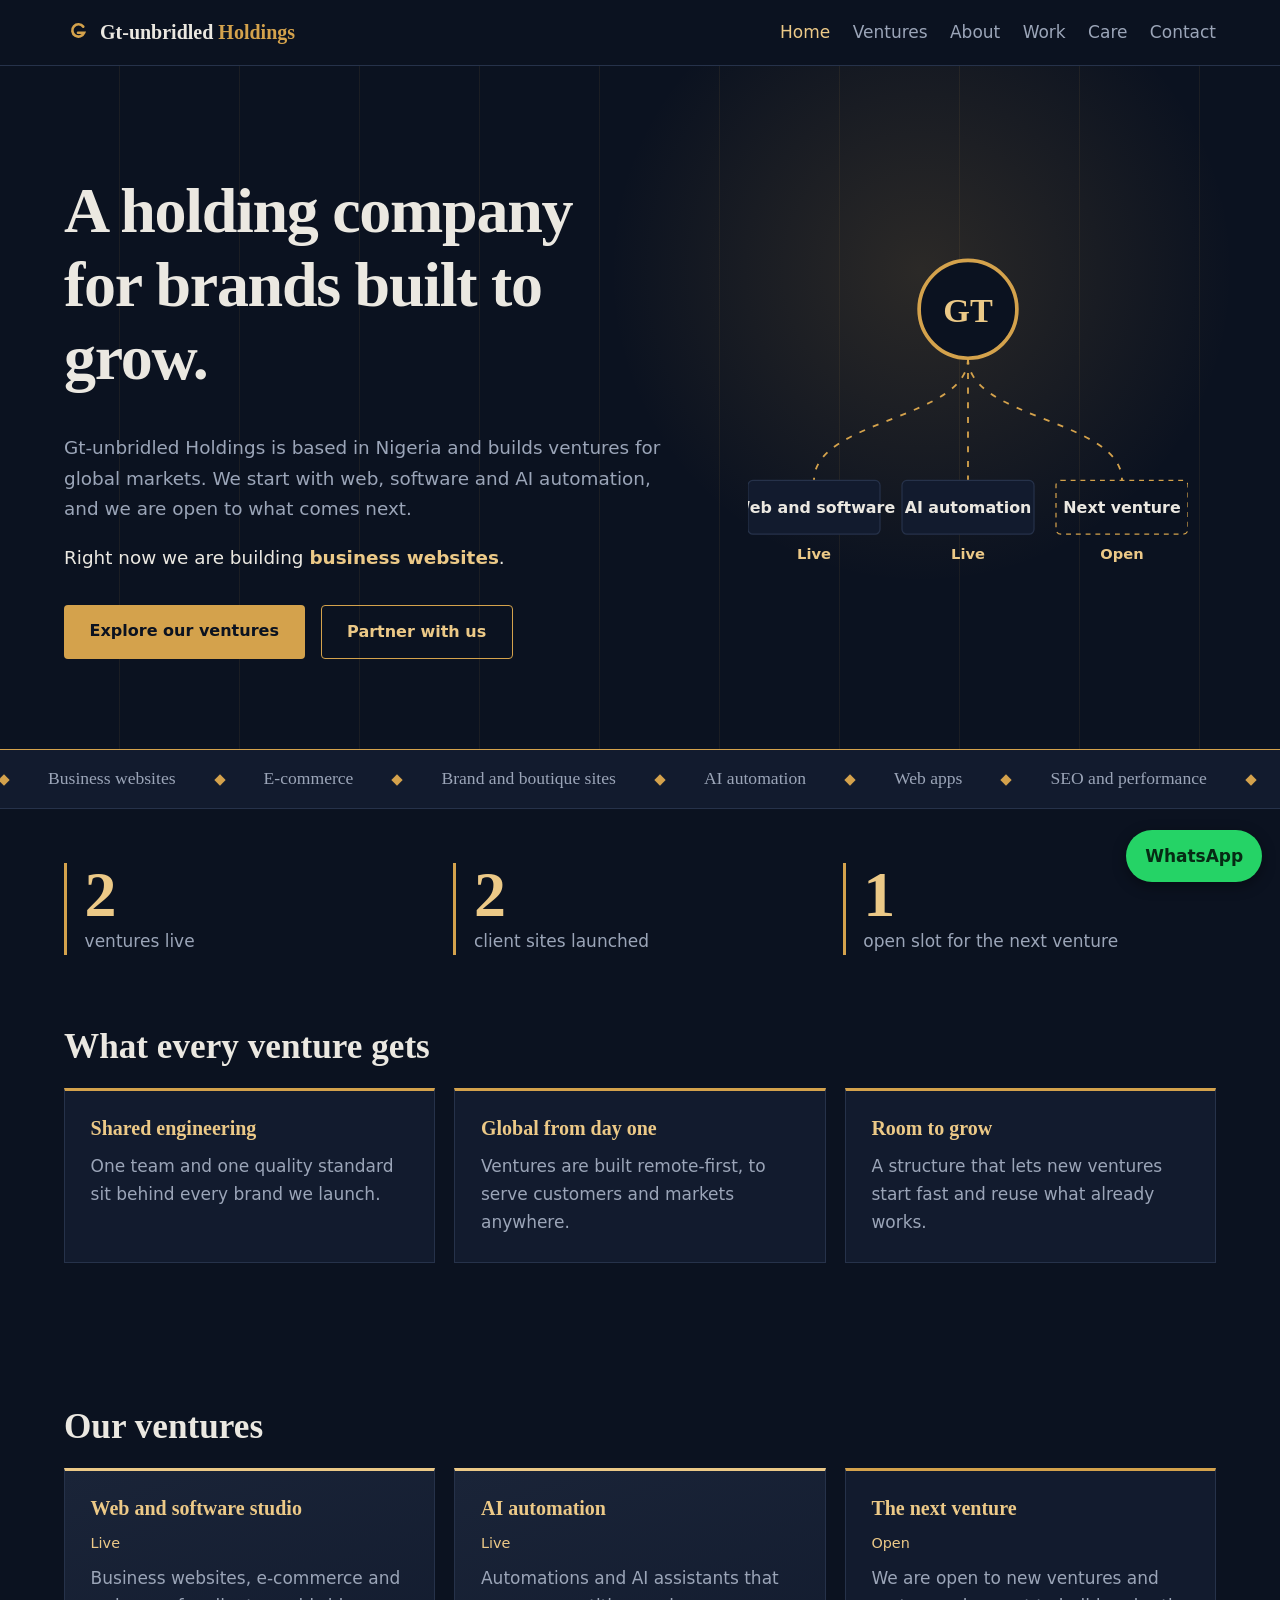
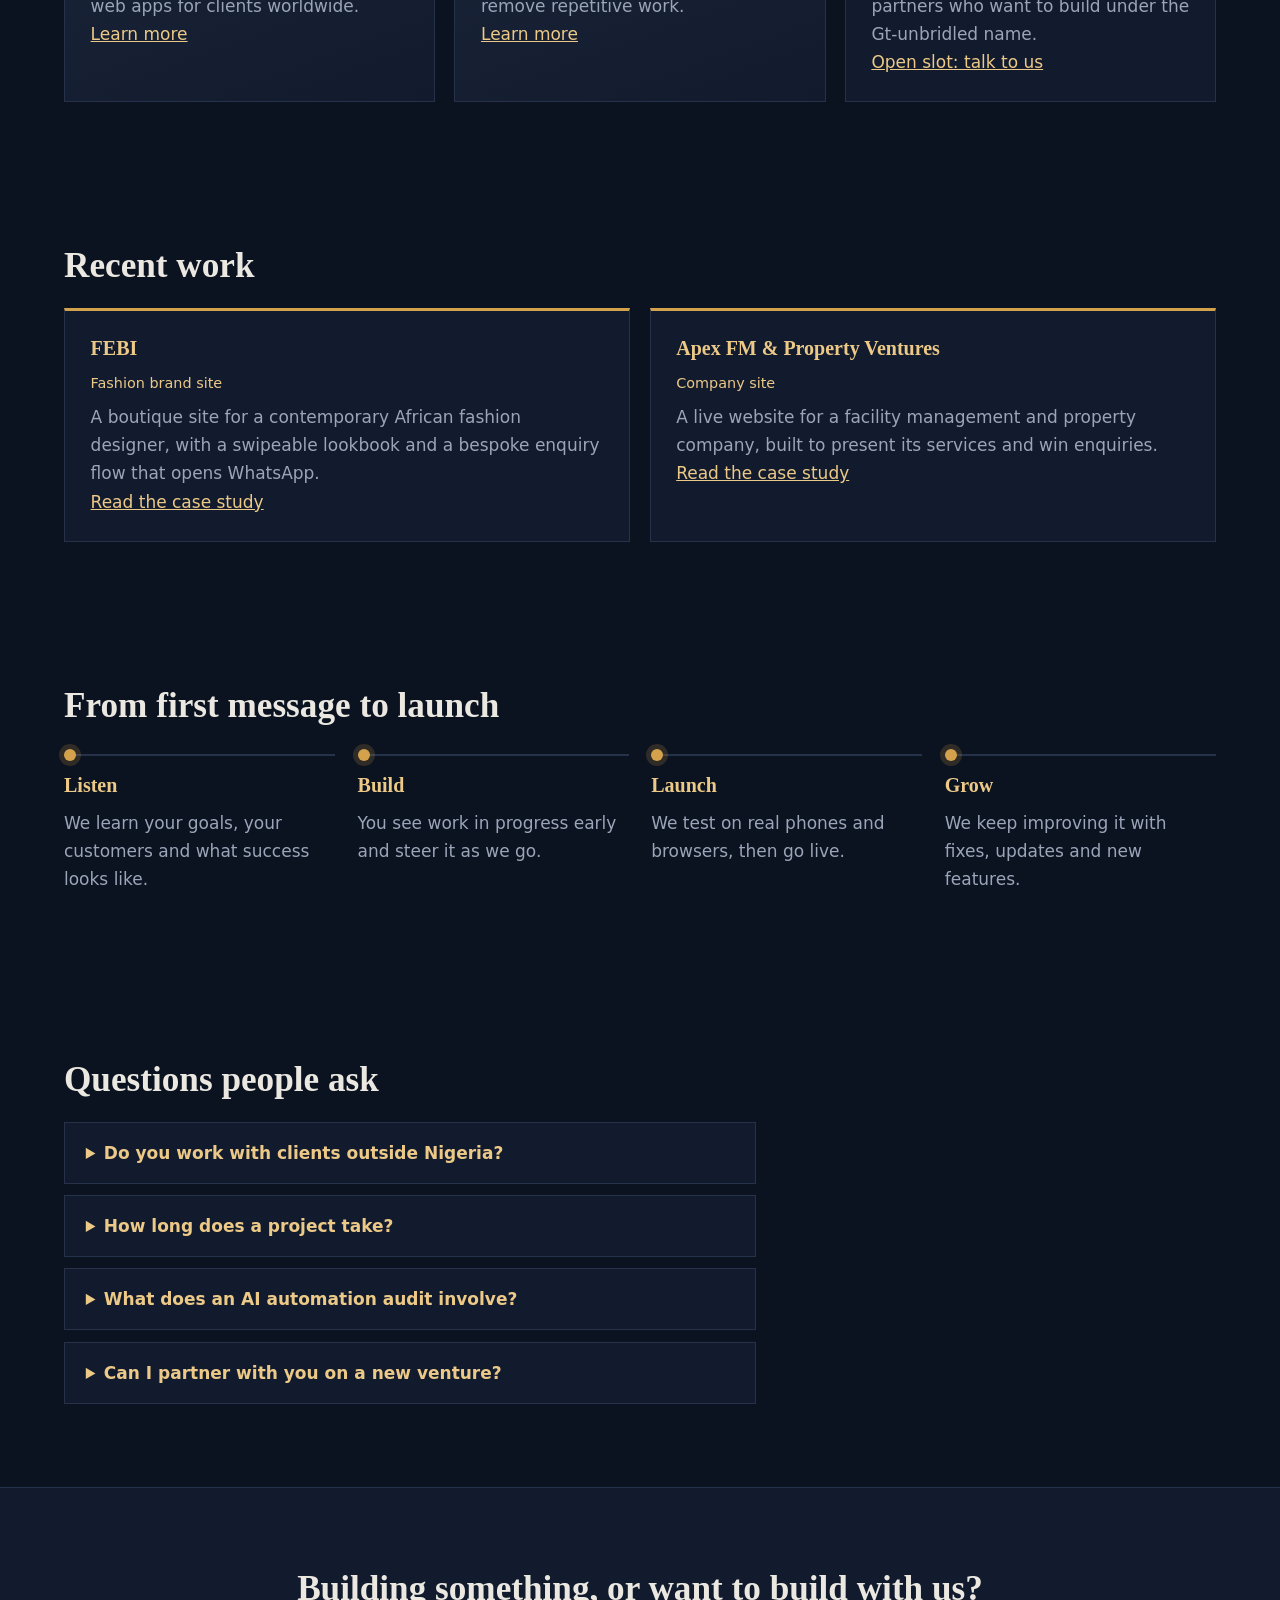
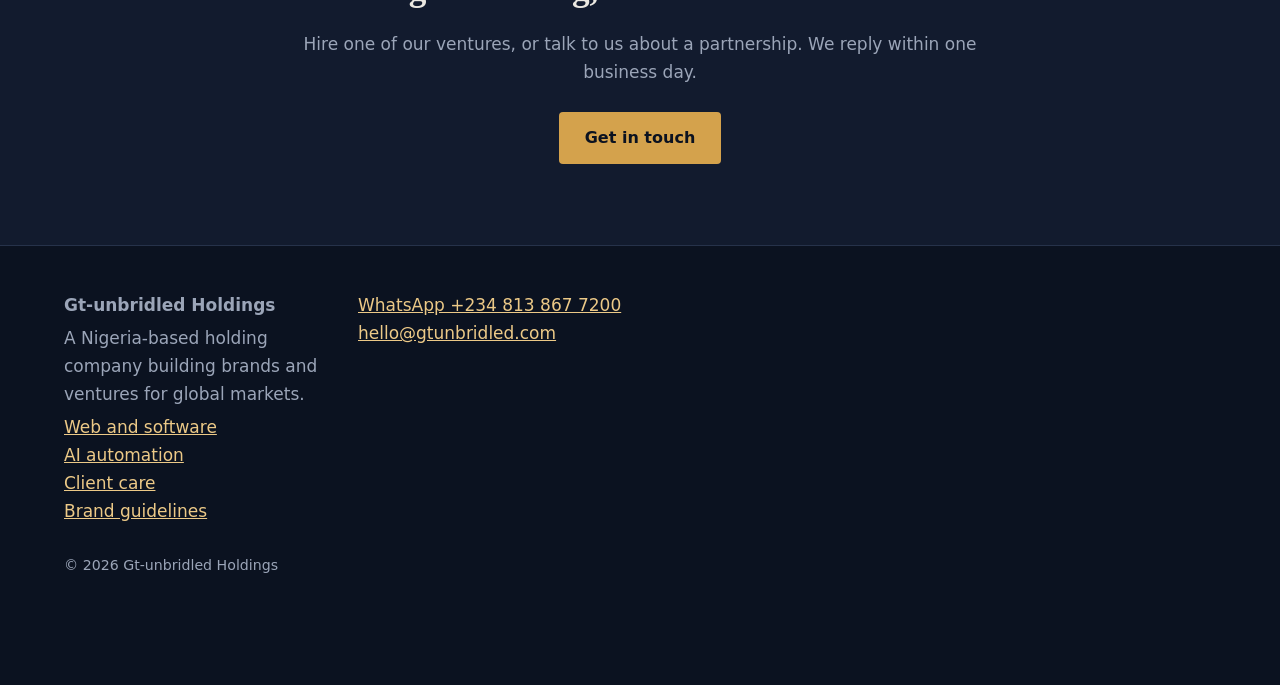
<file: index.html>
<!DOCTYPE html>
<html lang="en"><head><meta charset="utf-8"><meta name="viewport" content="width=device-width,initial-scale=1"><meta http-equiv="Content-Security-Policy" content="default-src 'self'; script-src 'self'; style-src 'self' 'unsafe-inline' https://fonts.googleapis.com; font-src https://fonts.gstatic.com; img-src 'self' data:; connect-src https://formspree.io; form-action https://formspree.io; base-uri 'self'">
<title>Gt-unbridled Holdings | Holding Company Building Brands and Ventures</title><meta name="description" content="Gt-unbridled Holdings is a Nigeria-based holding company building brands and ventures for global markets, starting with web, software and AI automation."><meta name="robots" content="index,follow">
<link rel="canonical" href="https://gtunbridled.com/">
<meta property="og:type" content="website"><meta property="og:site_name" content="Gt-unbridled Holdings"><meta property="og:title" content="Gt-unbridled Holdings | Holding Company Building Brands and Ventures"><meta property="og:description" content="Gt-unbridled Holdings is a Nigeria-based holding company building brands and ventures for global markets, starting with web, software and AI automation."><meta property="og:url" content="https://gtunbridled.com/index.html"><meta property="og:image" content="https://gtunbridled.com/og-image.png"><meta name="twitter:card" content="summary_large_image"><meta name="theme-color" content="#0b1220"><link rel="manifest" href="manifest.webmanifest">
<link rel="icon" href="favicon.svg" type="image/svg+xml">
<link rel="preconnect" href="https://fonts.googleapis.com"><link rel="preconnect" href="https://fonts.gstatic.com" crossorigin>
<link rel="stylesheet" href="https://fonts.googleapis.com/css2?family=Fraunces:opsz,wght@9..144,600;9..144,800&display=swap">
<link rel="stylesheet" href="style.css">
<script type="application/ld+json">{"@context":"https://schema.org","@type":"Organization","logo":"https://gtunbridled.com/logo-mark.svg","name":"Gt-unbridled Holdings","url":"https://gtunbridled.com/","description":"Nigeria-based holding company building brands and ventures, starting with web, software and AI automation, serving clients worldwide.","areaServed":"Worldwide","telephone":"+234 813 867 7200","email":"hello@gtunbridled.com","address":{"@type":"PostalAddress","addressCountry":"NG"}}</script></head>
<body><div class="bar" id="bar"></div><a class="skip" href="#m">Skip to content</a><header class="top"><a class="brand" href="index.html"><svg class="lg" viewBox="0 0 64 64" aria-hidden="true"><path d="M44 22a14 14 0 1 0 2 14H32" fill="none" stroke="#d4a24c" stroke-width="6" stroke-linecap="round"/></svg>Gt-unbridled <span>Holdings</span></a>
<button class="menu" aria-label="Menu" aria-expanded="false">Menu</button><nav><a href="index.html" aria-current=page>Home</a><a href="ventures.html">Ventures</a><a href="about.html">About</a><a href="work.html">Work</a><a href="care.html">Care</a><a href="contact.html">Contact</a></nav></header>
<main id="m"><section class="hero"><div><h1>A holding company for brands built to grow.</h1><p>Gt-unbridled Holdings is based in Nigeria and builds ventures for global markets. We start with web, software and AI automation, and we are open to what comes next.</p><p class="rot">Right now we are building <b id="rot">business websites</b>.</p><div class="row"><a class="btn" href="ventures.html">Explore our ventures</a><a class="btn ghost" href="contact.html">Partner with us</a></div></div><svg class="flow" viewBox="0 0 360 296" role="img" aria-label="Diagram: Gt-unbridled Holdings at the top, with two live ventures, web and software and AI automation, and one open slot for the next venture"><path class="ln" d="M180 100 C180 150 54 150 54 200"/><path class="ln" d="M180 100 L180 200"/><path class="ln" d="M180 100 C180 150 306 150 306 200"/><rect class="nd" x="0" y="200" width="108" height="44" rx="4"/><text x="54" y="227" text-anchor="middle">Web and software</text><text class="st" x="54" y="264" text-anchor="middle">Live</text><rect class="nd" x="126" y="200" width="108" height="44" rx="4"/><text x="180" y="227" text-anchor="middle">AI automation</text><text class="st" x="180" y="264" text-anchor="middle">Live</text><rect class="nd open" x="252" y="200" width="108" height="44" rx="4"/><text x="306" y="227" text-anchor="middle">Next venture</text><text class="st" x="306" y="264" text-anchor="middle">Open</text><circle class="pulse" cx="180" cy="60" r="40"/><circle class="core" cx="180" cy="60" r="40"/><text class="ai" x="180" y="70" text-anchor="middle">GT</text></svg></section><div class="mq" aria-hidden="true"><div class="mt"><span>Business websites</span><span>E-commerce</span><span>Brand and boutique sites</span><span>AI automation</span><span>Web apps</span><span>SEO and performance</span><span>Integrations</span><span>Partnerships</span><span>Business websites</span><span>E-commerce</span><span>Brand and boutique sites</span><span>AI automation</span><span>Web apps</span><span>SEO and performance</span><span>Integrations</span><span>Partnerships</span></div></div>
<section class="stats"><div><b data-n="2">2</b><span>ventures live</span></div><div><b data-n="2">2</b><span>client sites launched</span></div><div><b data-n="1">1</b><span>open slot for the next venture</span></div></section><section class="wrap"><h2>What every venture gets</h2><div class="grid"><div class="card"><h3>Shared engineering</h3><p>One team and one quality standard sit behind every brand we launch.</p></div><div class="card"><h3>Global from day one</h3><p>Ventures are built remote-first, to serve customers and markets anywhere.</p></div><div class="card"><h3>Room to grow</h3><p>A structure that lets new ventures start fast and reuse what already works.</p></div></div></section>
<section class="wrap"><h2>Our ventures</h2><div class="grid"><div class="card hot"><h3>Web and software studio</h3><p class="tag">Live</p><p>Business websites, e-commerce and web apps for clients worldwide.</p><p><a href="services.html">Learn more</a></p></div><div class="card hot"><h3>AI automation</h3><p class="tag">Live</p><p>Automations and AI assistants that remove repetitive work.</p><p><a href="ai-automation.html">Learn more</a></p></div><div class="card"><h3>The next venture</h3><p class="tag">Open</p><p>We are open to new ventures and partners who want to build under the Gt-unbridled name.</p><p><a href="contact.html">Open slot: talk to us</a></p></div></div></section>
<section class="wrap"><h2>Recent work</h2><div class="grid"><div class="card"><h3>FEBI</h3><p class="tag">Fashion brand site</p><p>A boutique site for a contemporary African fashion designer, with a swipeable lookbook and a bespoke enquiry flow that opens WhatsApp.</p><p><a href="work.html">Read the case study</a></p></div><div class="card"><h3>Apex FM &amp; Property Ventures</h3><p class="tag">Company site</p><p>A live website for a facility management and property company, built to present its services and win enquiries.</p><p><a href="work.html">Read the case study</a></p></div></div></section><section class="wrap"><h2>From first message to launch</h2><ol class="tl"><li><h3>Listen</h3><p>We learn your goals, your customers and what success looks like.</p></li><li><h3>Build</h3><p>You see work in progress early and steer it as we go.</p></li><li><h3>Launch</h3><p>We test on real phones and browsers, then go live.</p></li><li><h3>Grow</h3><p>We keep improving it with fixes, updates and new features.</p></li></ol></section>
<section class="wrap narrow faq"><h2>Questions people ask</h2>
<details><summary>Do you work with clients outside Nigeria?</summary><p>Yes. We work remotely, agree a meeting window in your time zone, and quote in USD by default.</p></details>
<details><summary>How long does a project take?</summary><p>It depends on scope. We agree milestones and dates before work starts, so you always know what comes next.</p></details>
<details><summary>What does an AI automation audit involve?</summary><p>We map one workflow, measure where the time goes, and show you a working prototype on your real data before you commit further.</p></details>
<details><summary>Can I partner with you on a new venture?</summary><p>Yes. We are open to new ventures and partners. Send us a message with your idea and we will reply within one business day.</p></details></section><section class="band"><h2>Building something, or want to build with us?</h2><p>Hire one of our ventures, or talk to us about a partnership. We reply within one business day.</p><a class="btn" href="contact.html">Get in touch</a></section></main>
<footer><div><strong>Gt-unbridled Holdings</strong><p>A Nigeria-based holding company building brands and ventures for global markets.</p><p><a href="services.html">Web and software</a><br><a href="ai-automation.html">AI automation</a><br><a href="care.html">Client care</a><br><a href="brand.html">Brand guidelines</a></p></div>
<div><a href="https://wa.me/2348138677200">WhatsApp +234 813 867 7200</a><br><a href="mailto:hello@gtunbridled.com">hello@gtunbridled.com</a></div><small>&copy; 2026 Gt-unbridled Holdings</small></footer>
<a class="wa" href="https://wa.me/2348138677200" aria-label="Chat on WhatsApp">WhatsApp</a>
<script src="script.js" defer></script></body></html>
</file>
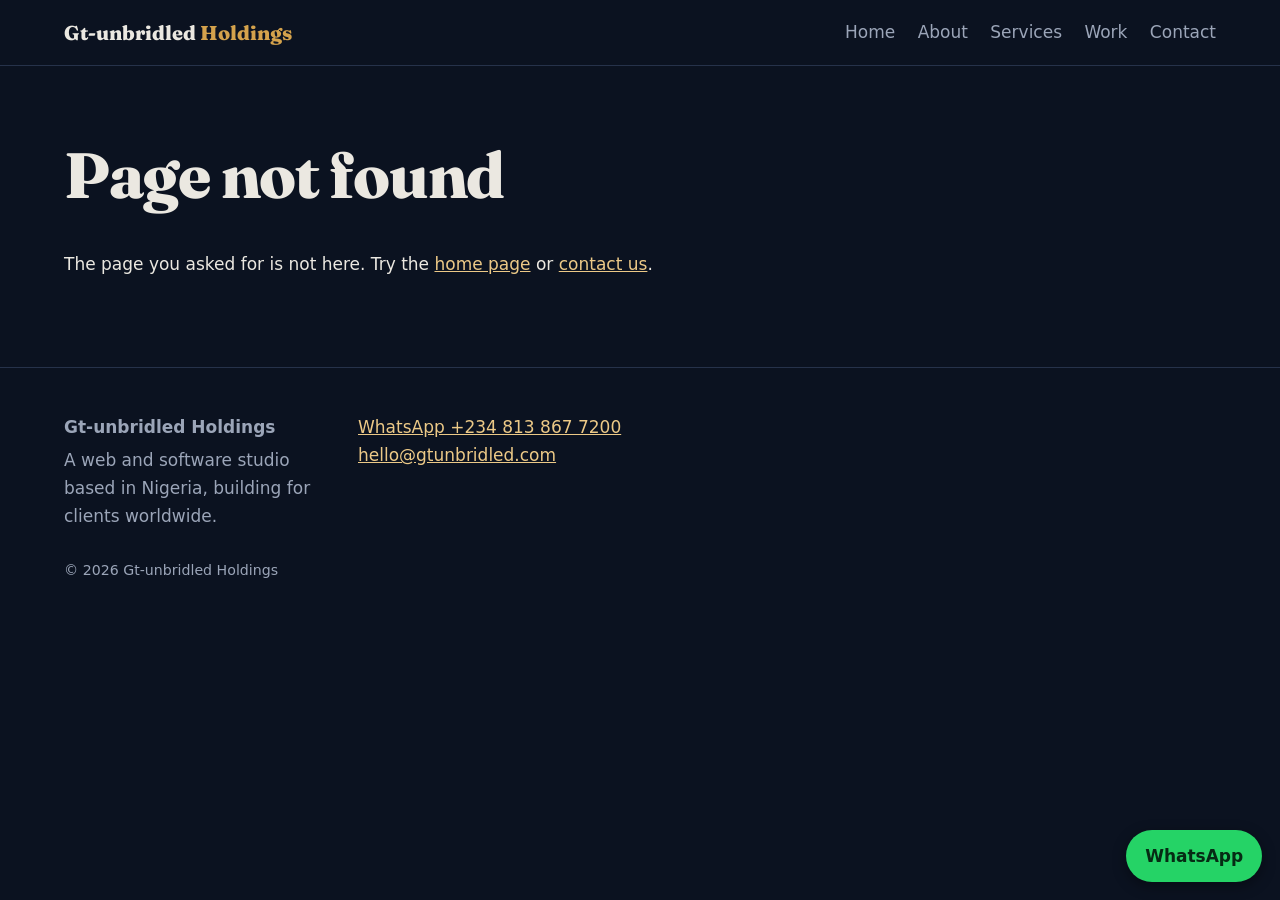
<file: 404 (1).html>
<!DOCTYPE html>
<html lang="en"><head><meta charset="utf-8"><meta name="viewport" content="width=device-width,initial-scale=1">
<title>Page not found | Gt-unbridled Holdings</title><meta name="description" content="This page does not exist."><meta name="robots" content="noindex">
<link rel="canonical" href="https://gtunbridled.com/404.html">
<meta property="og:type" content="website"><meta property="og:site_name" content="Gt-unbridled Holdings"><meta property="og:title" content="Page not found | Gt-unbridled Holdings"><meta property="og:description" content="This page does not exist."><meta property="og:url" content="https://gtunbridled.com/404.html"><meta name="twitter:card" content="summary">
<link rel="icon" href="favicon.svg" type="image/svg+xml">
<link rel="preconnect" href="https://fonts.googleapis.com"><link rel="preconnect" href="https://fonts.gstatic.com" crossorigin>
<link rel="stylesheet" href="https://fonts.googleapis.com/css2?family=Fraunces:opsz,wght@9..144,600;9..144,800&display=swap" media="print" onload="this.media='all'">
<link rel="stylesheet" href="style.css">
<script type="application/ld+json">{"@context":"https://schema.org","@type":"ProfessionalService","name":"Gt-unbridled Holdings","url":"https://gtunbridled.com/","description":"Web and software development studio based in Nigeria, serving clients worldwide.","areaServed":"Worldwide","telephone":"+234 813 867 7200","email":"hello@gtunbridled.com","address":{"@type":"PostalAddress","addressCountry":"NG"}}</script></head>
<body><header class="top"><a class="brand" href="index.html">Gt-unbridled <span>Holdings</span></a>
<button class="menu" aria-label="Menu" aria-expanded="false">Menu</button><nav><a href="index.html">Home</a><a href="about.html">About</a><a href="services.html">Services</a><a href="work.html">Work</a><a href="contact.html">Contact</a></nav></header>
<main><section class="wrap narrow"><h1>Page not found</h1><p>The page you asked for is not here. Try the <a href="index.html">home page</a> or <a href="contact.html">contact us</a>.</p></section></main>
<footer><div><strong>Gt-unbridled Holdings</strong><p>A web and software studio based in Nigeria, building for clients worldwide.</p></div>
<div><a href="https://wa.me/2348138677200">WhatsApp +234 813 867 7200</a><br><a href="mailto:hello@gtunbridled.com">hello@gtunbridled.com</a></div><small>&copy; 2026 Gt-unbridled Holdings</small></footer>
<a class="wa" href="https://wa.me/2348138677200" aria-label="Chat on WhatsApp">WhatsApp</a>
<script src="script.js" defer></script></body></html>
</file>
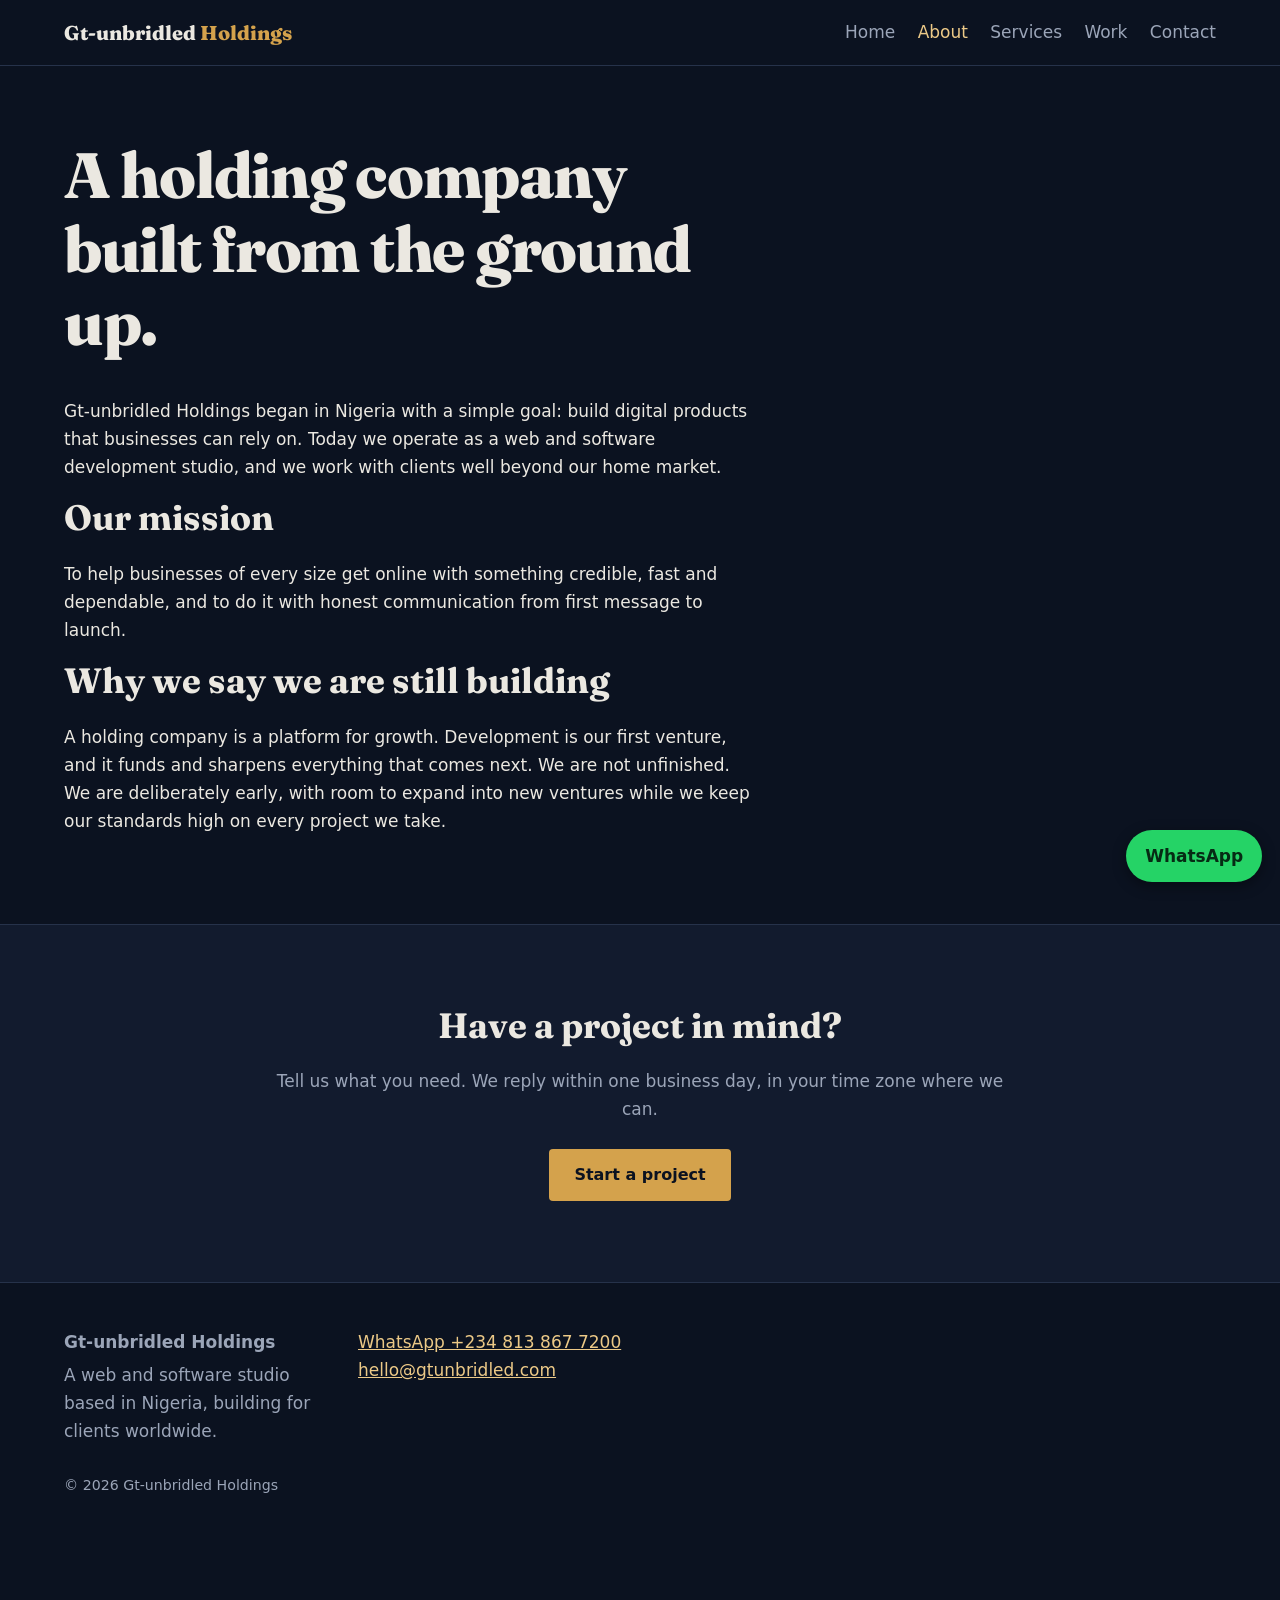
<file: about (1).html>
<!DOCTYPE html>
<html lang="en"><head><meta charset="utf-8"><meta name="viewport" content="width=device-width,initial-scale=1">
<title>About | Gt-unbridled Holdings</title><meta name="description" content="Gt-unbridled Holdings is a Nigeria-based holding company that starts with web and software development and plans to grow into more ventures."><meta name="robots" content="index,follow">
<link rel="canonical" href="https://gtunbridled.com/about.html">
<meta property="og:type" content="website"><meta property="og:site_name" content="Gt-unbridled Holdings"><meta property="og:title" content="About | Gt-unbridled Holdings"><meta property="og:description" content="Gt-unbridled Holdings is a Nigeria-based holding company that starts with web and software development and plans to grow into more ventures."><meta property="og:url" content="https://gtunbridled.com/about.html"><meta name="twitter:card" content="summary">
<link rel="icon" href="favicon.svg" type="image/svg+xml">
<link rel="preconnect" href="https://fonts.googleapis.com"><link rel="preconnect" href="https://fonts.gstatic.com" crossorigin>
<link rel="stylesheet" href="https://fonts.googleapis.com/css2?family=Fraunces:opsz,wght@9..144,600;9..144,800&display=swap" media="print" onload="this.media='all'">
<link rel="stylesheet" href="style.css">
<script type="application/ld+json">{"@context":"https://schema.org","@type":"ProfessionalService","name":"Gt-unbridled Holdings","url":"https://gtunbridled.com/","description":"Web and software development studio based in Nigeria, serving clients worldwide.","areaServed":"Worldwide","telephone":"+234 813 867 7200","email":"hello@gtunbridled.com","address":{"@type":"PostalAddress","addressCountry":"NG"}}</script></head>
<body><header class="top"><a class="brand" href="index.html">Gt-unbridled <span>Holdings</span></a>
<button class="menu" aria-label="Menu" aria-expanded="false">Menu</button><nav><a href="index.html">Home</a><a href="about.html" aria-current=page>About</a><a href="services.html">Services</a><a href="work.html">Work</a><a href="contact.html">Contact</a></nav></header>
<main>
<section class="wrap narrow"><h1>A holding company built from the ground up.</h1>
<p>Gt-unbridled Holdings began in Nigeria with a simple goal: build digital products that businesses can rely on. Today we operate as a web and software development studio, and we work with clients well beyond our home market.</p>
<h2>Our mission</h2><p>To help businesses of every size get online with something credible, fast and dependable, and to do it with honest communication from first message to launch.</p>
<h2>Why we say we are still building</h2><p>A holding company is a platform for growth. Development is our first venture, and it funds and sharpens everything that comes next. We are not unfinished. We are deliberately early, with room to expand into new ventures while we keep our standards high on every project we take.</p></section><section class="band"><h2>Have a project in mind?</h2><p>Tell us what you need. We reply within one business day, in your time zone where we can.</p><a class="btn" href="contact.html">Start a project</a></section></main>
<footer><div><strong>Gt-unbridled Holdings</strong><p>A web and software studio based in Nigeria, building for clients worldwide.</p></div>
<div><a href="https://wa.me/2348138677200">WhatsApp +234 813 867 7200</a><br><a href="mailto:hello@gtunbridled.com">hello@gtunbridled.com</a></div><small>&copy; 2026 Gt-unbridled Holdings</small></footer>
<a class="wa" href="https://wa.me/2348138677200" aria-label="Chat on WhatsApp">WhatsApp</a>
<script src="script.js" defer></script></body></html>
</file>
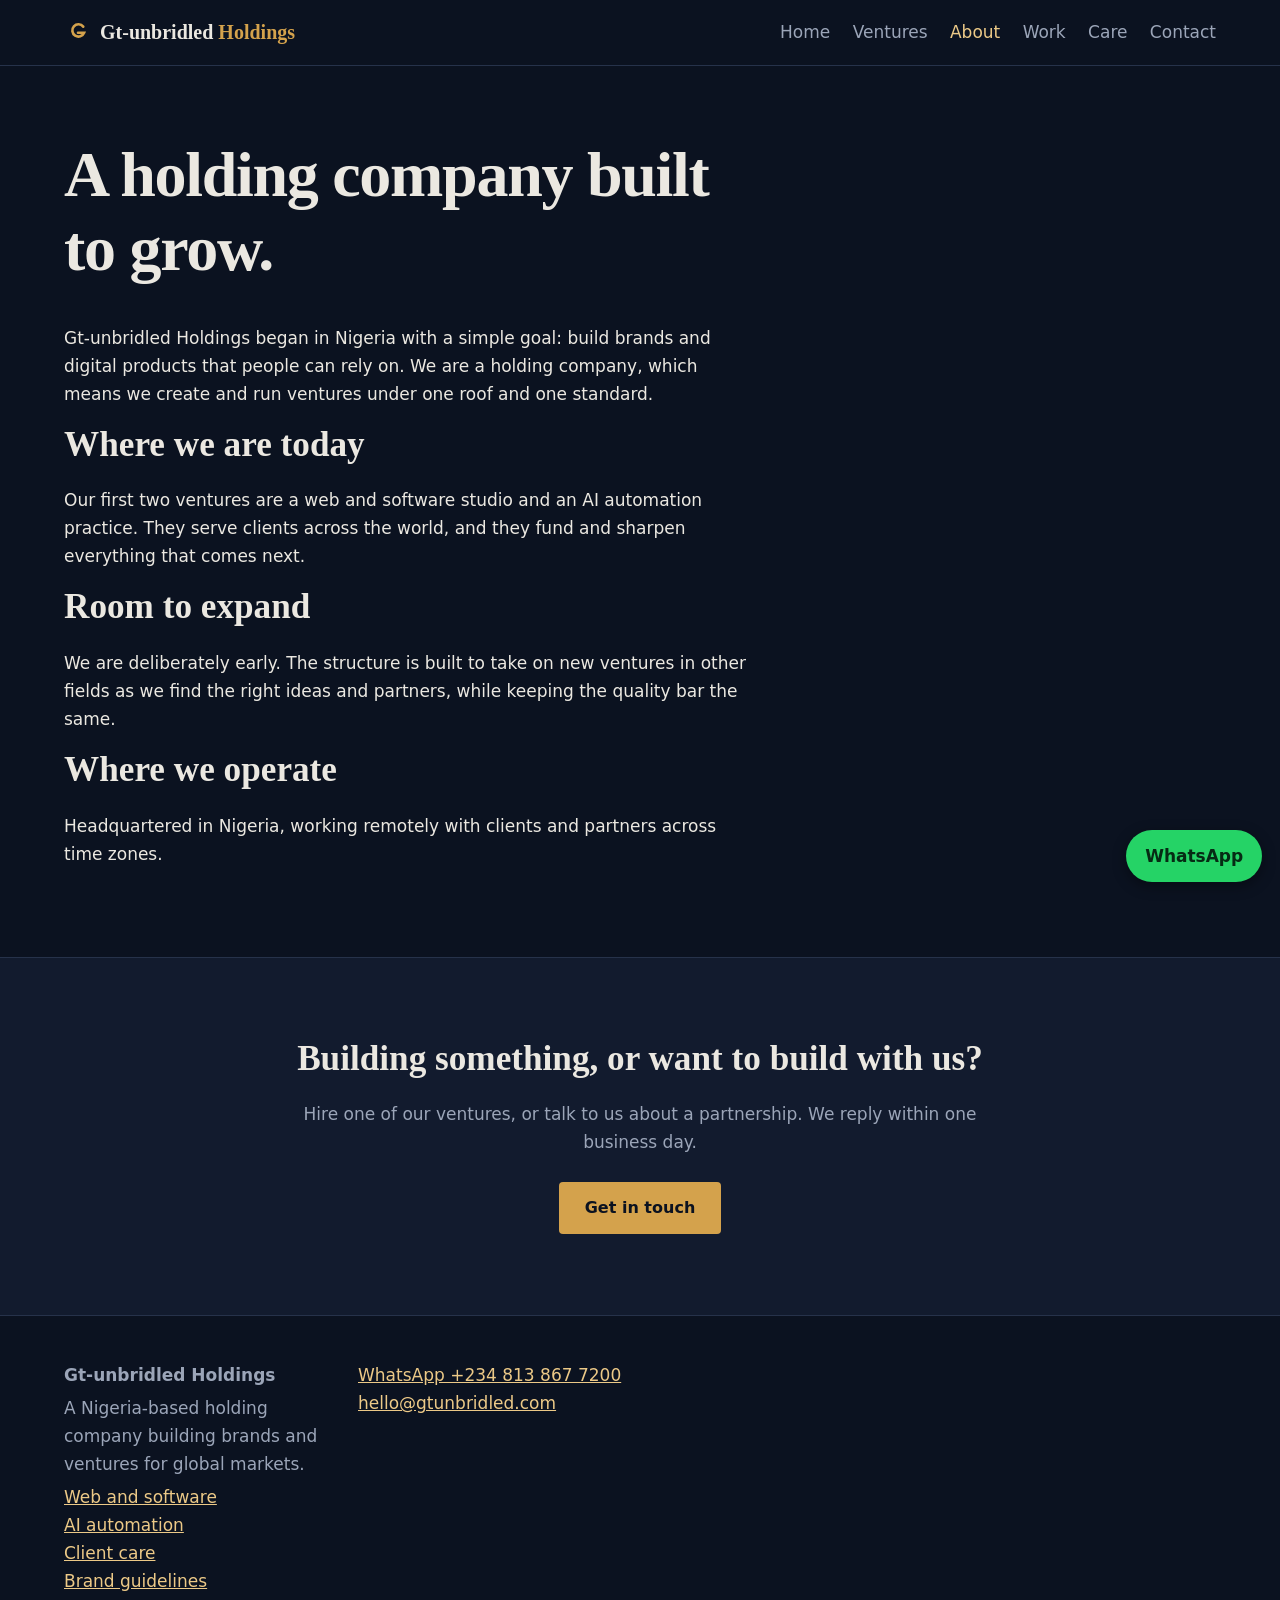
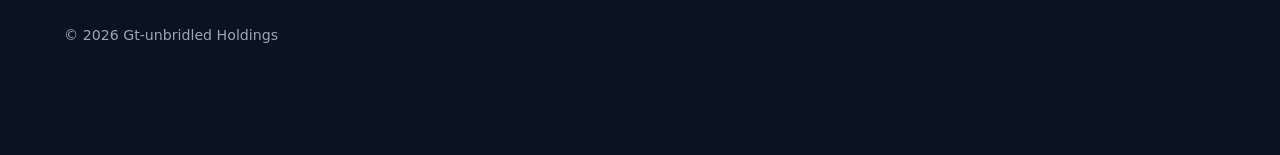
<file: about.html>
<!DOCTYPE html>
<html lang="en"><head><meta charset="utf-8"><meta name="viewport" content="width=device-width,initial-scale=1"><meta http-equiv="Content-Security-Policy" content="default-src 'self'; script-src 'self'; style-src 'self' 'unsafe-inline' https://fonts.googleapis.com; font-src https://fonts.gstatic.com; img-src 'self' data:; connect-src https://formspree.io; form-action https://formspree.io; base-uri 'self'">
<title>About | Gt-unbridled Holdings</title><meta name="description" content="Gt-unbridled Holdings is a Nigeria-based holding company that runs a web and software studio and AI automation, with room to expand into new ventures."><meta name="robots" content="index,follow">
<link rel="canonical" href="https://gtunbridled.com/about.html">
<meta property="og:type" content="website"><meta property="og:site_name" content="Gt-unbridled Holdings"><meta property="og:title" content="About | Gt-unbridled Holdings"><meta property="og:description" content="Gt-unbridled Holdings is a Nigeria-based holding company that starts with web and software development and plans to grow into more ventures."><meta property="og:url" content="https://gtunbridled.com/about.html"><meta property="og:image" content="https://gtunbridled.com/og-image.png"><meta name="twitter:card" content="summary_large_image"><meta name="theme-color" content="#0b1220"><link rel="manifest" href="manifest.webmanifest">
<link rel="icon" href="favicon.svg" type="image/svg+xml">
<link rel="preconnect" href="https://fonts.googleapis.com"><link rel="preconnect" href="https://fonts.gstatic.com" crossorigin>
<link rel="stylesheet" href="https://fonts.googleapis.com/css2?family=Fraunces:opsz,wght@9..144,600;9..144,800&display=swap">
<link rel="stylesheet" href="style.css">
<script type="application/ld+json">{"@context":"https://schema.org","@type":"Organization","logo":"https://gtunbridled.com/logo-mark.svg","name":"Gt-unbridled Holdings","url":"https://gtunbridled.com/","description":"Nigeria-based holding company building brands and ventures, starting with web, software and AI automation, serving clients worldwide.","areaServed":"Worldwide","telephone":"+234 813 867 7200","email":"hello@gtunbridled.com","address":{"@type":"PostalAddress","addressCountry":"NG"}}</script></head>
<body><div class="bar" id="bar"></div><a class="skip" href="#m">Skip to content</a><header class="top"><a class="brand" href="index.html"><svg class="lg" viewBox="0 0 64 64" aria-hidden="true"><path d="M44 22a14 14 0 1 0 2 14H32" fill="none" stroke="#d4a24c" stroke-width="6" stroke-linecap="round"/></svg>Gt-unbridled <span>Holdings</span></a>
<button class="menu" aria-label="Menu" aria-expanded="false">Menu</button><nav><a href="index.html">Home</a><a href="ventures.html">Ventures</a><a href="about.html" aria-current=page>About</a><a href="work.html">Work</a><a href="care.html">Care</a><a href="contact.html">Contact</a></nav></header>
<main id="m"><section class="wrap narrow"><h1>A holding company built to grow.</h1>
<p>Gt-unbridled Holdings began in Nigeria with a simple goal: build brands and digital products that people can rely on. We are a holding company, which means we create and run ventures under one roof and one standard.</p>
<h2>Where we are today</h2><p>Our first two ventures are a web and software studio and an AI automation practice. They serve clients across the world, and they fund and sharpen everything that comes next.</p>
<h2>Room to expand</h2><p>We are deliberately early. The structure is built to take on new ventures in other fields as we find the right ideas and partners, while keeping the quality bar the same.</p>
<h2>Where we operate</h2><p>Headquartered in Nigeria, working remotely with clients and partners across time zones.</p></section><section class="band"><h2>Building something, or want to build with us?</h2><p>Hire one of our ventures, or talk to us about a partnership. We reply within one business day.</p><a class="btn" href="contact.html">Get in touch</a></section></main>
<footer><div><strong>Gt-unbridled Holdings</strong><p>A Nigeria-based holding company building brands and ventures for global markets.</p><p><a href="services.html">Web and software</a><br><a href="ai-automation.html">AI automation</a><br><a href="care.html">Client care</a><br><a href="brand.html">Brand guidelines</a></p></div>
<div><a href="https://wa.me/2348138677200">WhatsApp +234 813 867 7200</a><br><a href="mailto:hello@gtunbridled.com">hello@gtunbridled.com</a></div><small>&copy; 2026 Gt-unbridled Holdings</small></footer>
<a class="wa" href="https://wa.me/2348138677200" aria-label="Chat on WhatsApp">WhatsApp</a>
<script src="script.js" defer></script></body></html>
</file>
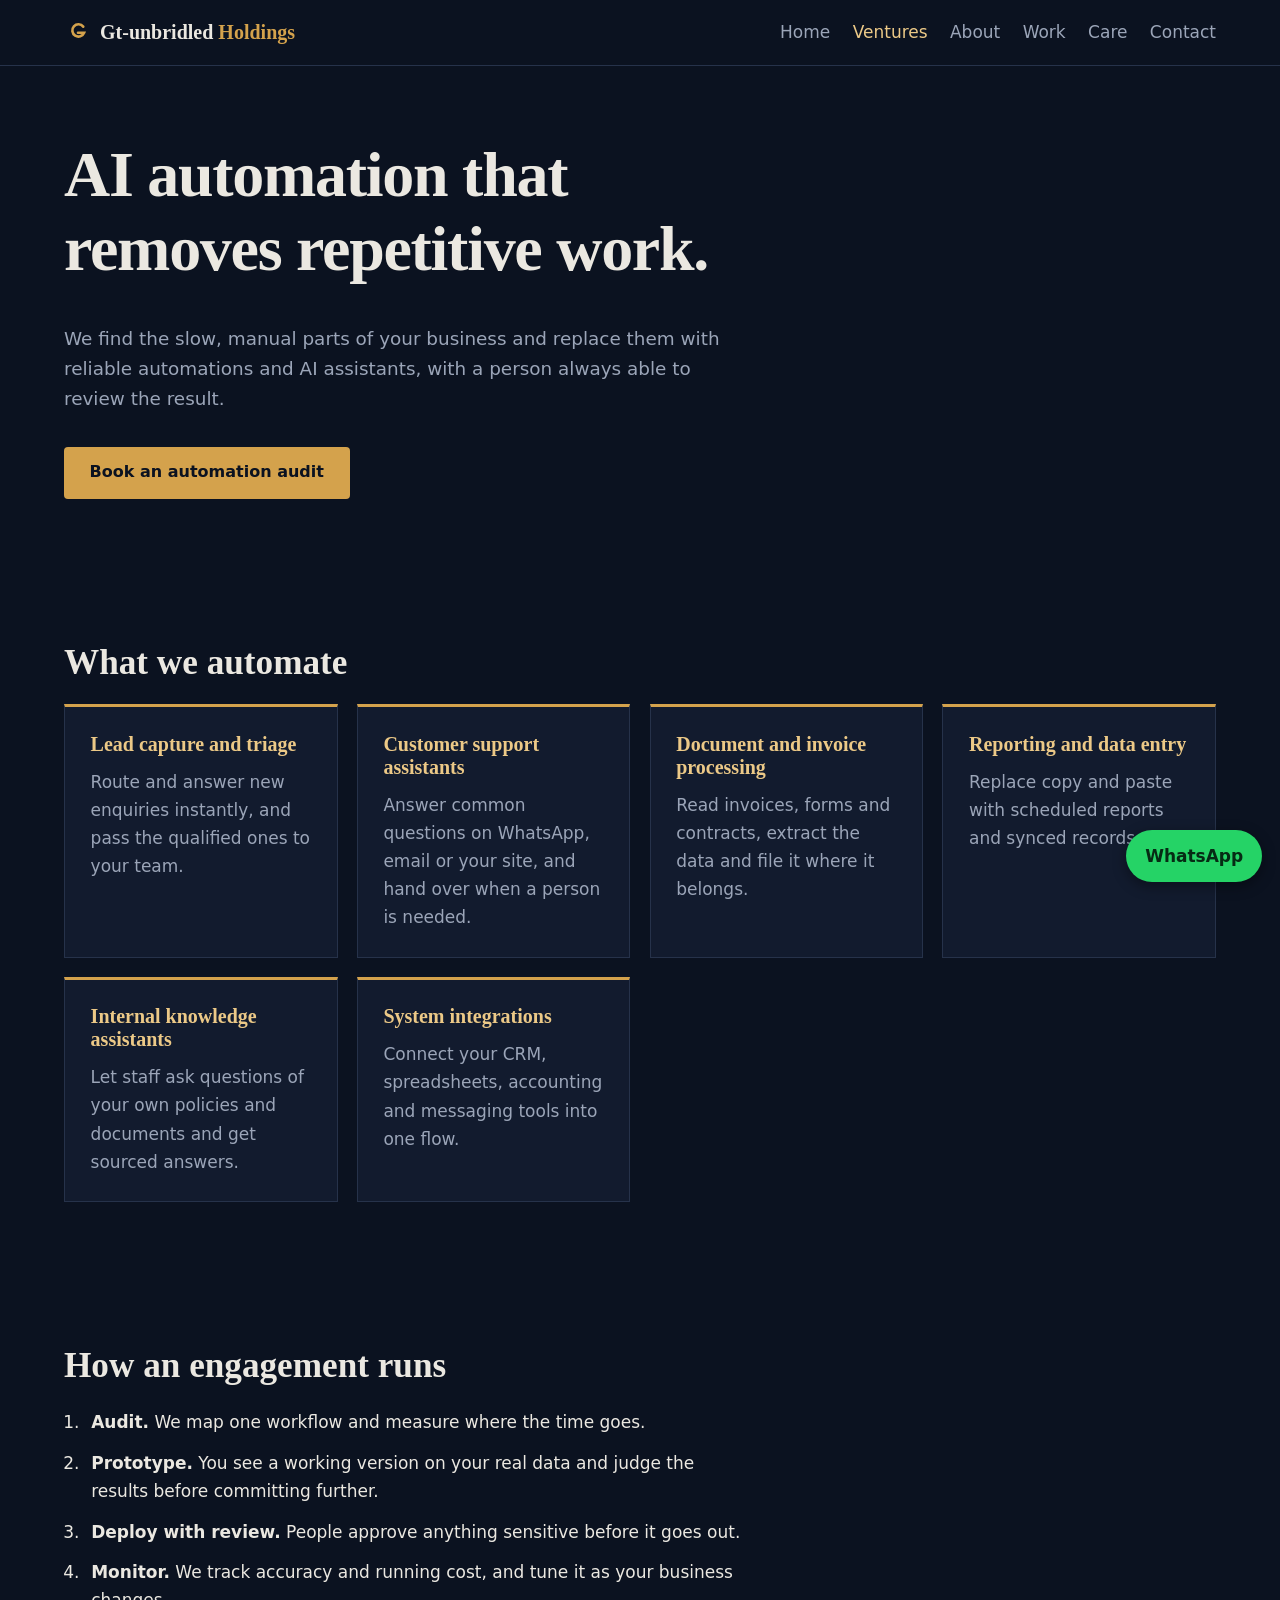
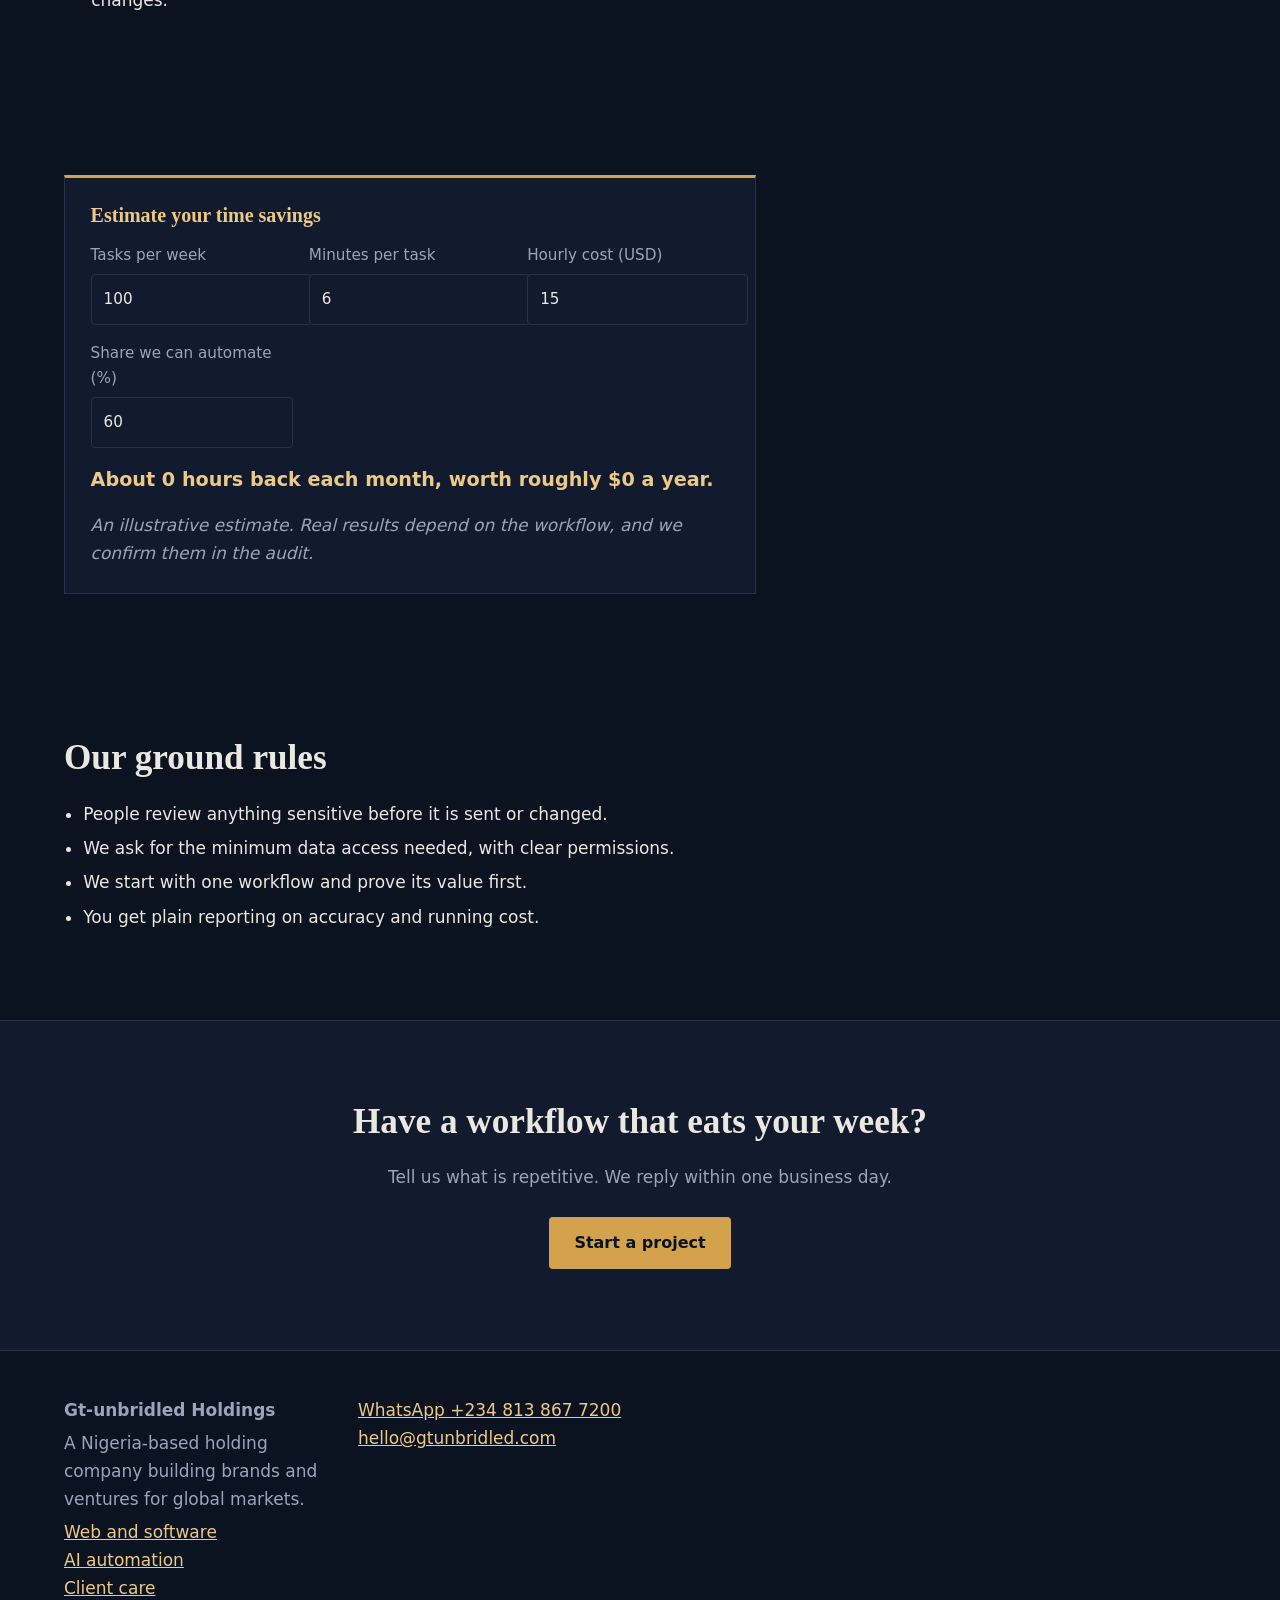
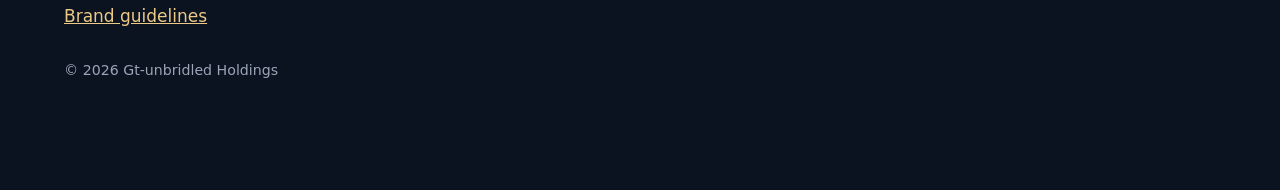
<file: ai-automation.html>
<!DOCTYPE html>
<html lang="en"><head><meta charset="utf-8"><meta name="viewport" content="width=device-width,initial-scale=1"><meta http-equiv="Content-Security-Policy" content="default-src 'self'; script-src 'self'; style-src 'self' 'unsafe-inline' https://fonts.googleapis.com; font-src https://fonts.gstatic.com; img-src 'self' data:; connect-src https://formspree.io; form-action https://formspree.io; base-uri 'self'">
<title>AI Automation | Gt-unbridled Holdings</title><meta name="description" content="AI automation for businesses worldwide: enquiry handling, document processing, reporting and support assistants, built with human review."><meta name="robots" content="index,follow">
<link rel="canonical" href="https://gtunbridled.com/ai-automation.html">
<meta property="og:type" content="website"><meta property="og:site_name" content="Gt-unbridled Holdings"><meta property="og:title" content="AI Automation | Gt-unbridled Holdings"><meta property="og:description" content="AI automation for businesses worldwide: enquiry handling, document processing, reporting and support assistants, built with human review."><meta property="og:url" content="https://gtunbridled.com/ai-automation.html"><meta property="og:image" content="https://gtunbridled.com/og-image.png"><meta name="twitter:card" content="summary_large_image"><meta name="theme-color" content="#0b1220"><link rel="manifest" href="manifest.webmanifest">
<link rel="icon" href="favicon.svg" type="image/svg+xml">
<link rel="preconnect" href="https://fonts.googleapis.com"><link rel="preconnect" href="https://fonts.gstatic.com" crossorigin>
<link rel="stylesheet" href="https://fonts.googleapis.com/css2?family=Fraunces:opsz,wght@9..144,600;9..144,800&display=swap">
<link rel="stylesheet" href="style.css">
<script type="application/ld+json">{"@context":"https://schema.org","@type":"Organization","logo":"https://gtunbridled.com/logo-mark.svg","name":"Gt-unbridled Holdings","url":"https://gtunbridled.com/","description":"Nigeria-based holding company building brands and ventures, starting with web, software and AI automation, serving clients worldwide.","areaServed":"Worldwide","telephone":"+234 813 867 7200","email":"hello@gtunbridled.com","address":{"@type":"PostalAddress","addressCountry":"NG"}}</script></head>
<body><div class="bar" id="bar"></div><a class="skip" href="#m">Skip to content</a><header class="top"><a class="brand" href="index.html"><svg class="lg" viewBox="0 0 64 64" aria-hidden="true"><path d="M44 22a14 14 0 1 0 2 14H32" fill="none" stroke="#d4a24c" stroke-width="6" stroke-linecap="round"/></svg>Gt-unbridled <span>Holdings</span></a>
<button class="menu" aria-label="Menu" aria-expanded="false">Menu</button><nav><a href="index.html">Home</a><a href="ventures.html" aria-current=page>Ventures</a><a href="about.html">About</a><a href="work.html">Work</a><a href="care.html">Care</a><a href="contact.html">Contact</a></nav></header>
<main id="m"><section class="wrap narrow"><h1>AI automation that removes repetitive work.</h1><p class="lead">We find the slow, manual parts of your business and replace them with reliable automations and AI assistants, with a person always able to review the result.</p><a class="btn" href="contact.html">Book an automation audit</a></section>
<section class="wrap"><h2>What we automate</h2><div class="grid"><div class="card"><h3>Lead capture and triage</h3><p>Route and answer new enquiries instantly, and pass the qualified ones to your team.</p></div><div class="card"><h3>Customer support assistants</h3><p>Answer common questions on WhatsApp, email or your site, and hand over when a person is needed.</p></div><div class="card"><h3>Document and invoice processing</h3><p>Read invoices, forms and contracts, extract the data and file it where it belongs.</p></div><div class="card"><h3>Reporting and data entry</h3><p>Replace copy and paste with scheduled reports and synced records.</p></div><div class="card"><h3>Internal knowledge assistants</h3><p>Let staff ask questions of your own policies and documents and get sourced answers.</p></div><div class="card"><h3>System integrations</h3><p>Connect your CRM, spreadsheets, accounting and messaging tools into one flow.</p></div></div></section>
<section class="wrap narrow"><h2>How an engagement runs</h2><ol class="steps"><li><strong>Audit.</strong> We map one workflow and measure where the time goes.</li><li><strong>Prototype.</strong> You see a working version on your real data and judge the results before committing further.</li><li><strong>Deploy with review.</strong> People approve anything sensitive before it goes out.</li><li><strong>Monitor.</strong> We track accuracy and running cost, and tune it as your business changes.</li></ol></section>
<section class="wrap narrow"><div class="card calc"><h3>Estimate your time savings</h3><div class="cg"><label>Tasks per week<input id="t" type="number" min="0" value="100"></label><label>Minutes per task<input id="m" type="number" min="0" value="6"></label><label>Hourly cost (USD)<input id="c" type="number" min="0" value="15"></label><label>Share we can automate (%)<input id="s" type="number" min="0" max="100" value="60"></label></div><p id="o" role="status"></p><p class="note">An illustrative estimate. Real results depend on the workflow, and we confirm them in the audit.</p></div></section>
<section class="wrap narrow"><h2>Our ground rules</h2><ul><li>People review anything sensitive before it is sent or changed.</li><li>We ask for the minimum data access needed, with clear permissions.</li><li>We start with one workflow and prove its value first.</li><li>You get plain reporting on accuracy and running cost.</li></ul></section><section class="band"><h2>Have a workflow that eats your week?</h2><p>Tell us what is repetitive. We reply within one business day.</p><a class="btn" href="contact.html">Start a project</a></section></main>
<footer><div><strong>Gt-unbridled Holdings</strong><p>A Nigeria-based holding company building brands and ventures for global markets.</p><p><a href="services.html">Web and software</a><br><a href="ai-automation.html">AI automation</a><br><a href="care.html">Client care</a><br><a href="brand.html">Brand guidelines</a></p></div>
<div><a href="https://wa.me/2348138677200">WhatsApp +234 813 867 7200</a><br><a href="mailto:hello@gtunbridled.com">hello@gtunbridled.com</a></div><small>&copy; 2026 Gt-unbridled Holdings</small></footer>
<a class="wa" href="https://wa.me/2348138677200" aria-label="Chat on WhatsApp">WhatsApp</a>
<script src="script.js" defer></script></body></html>
</file>
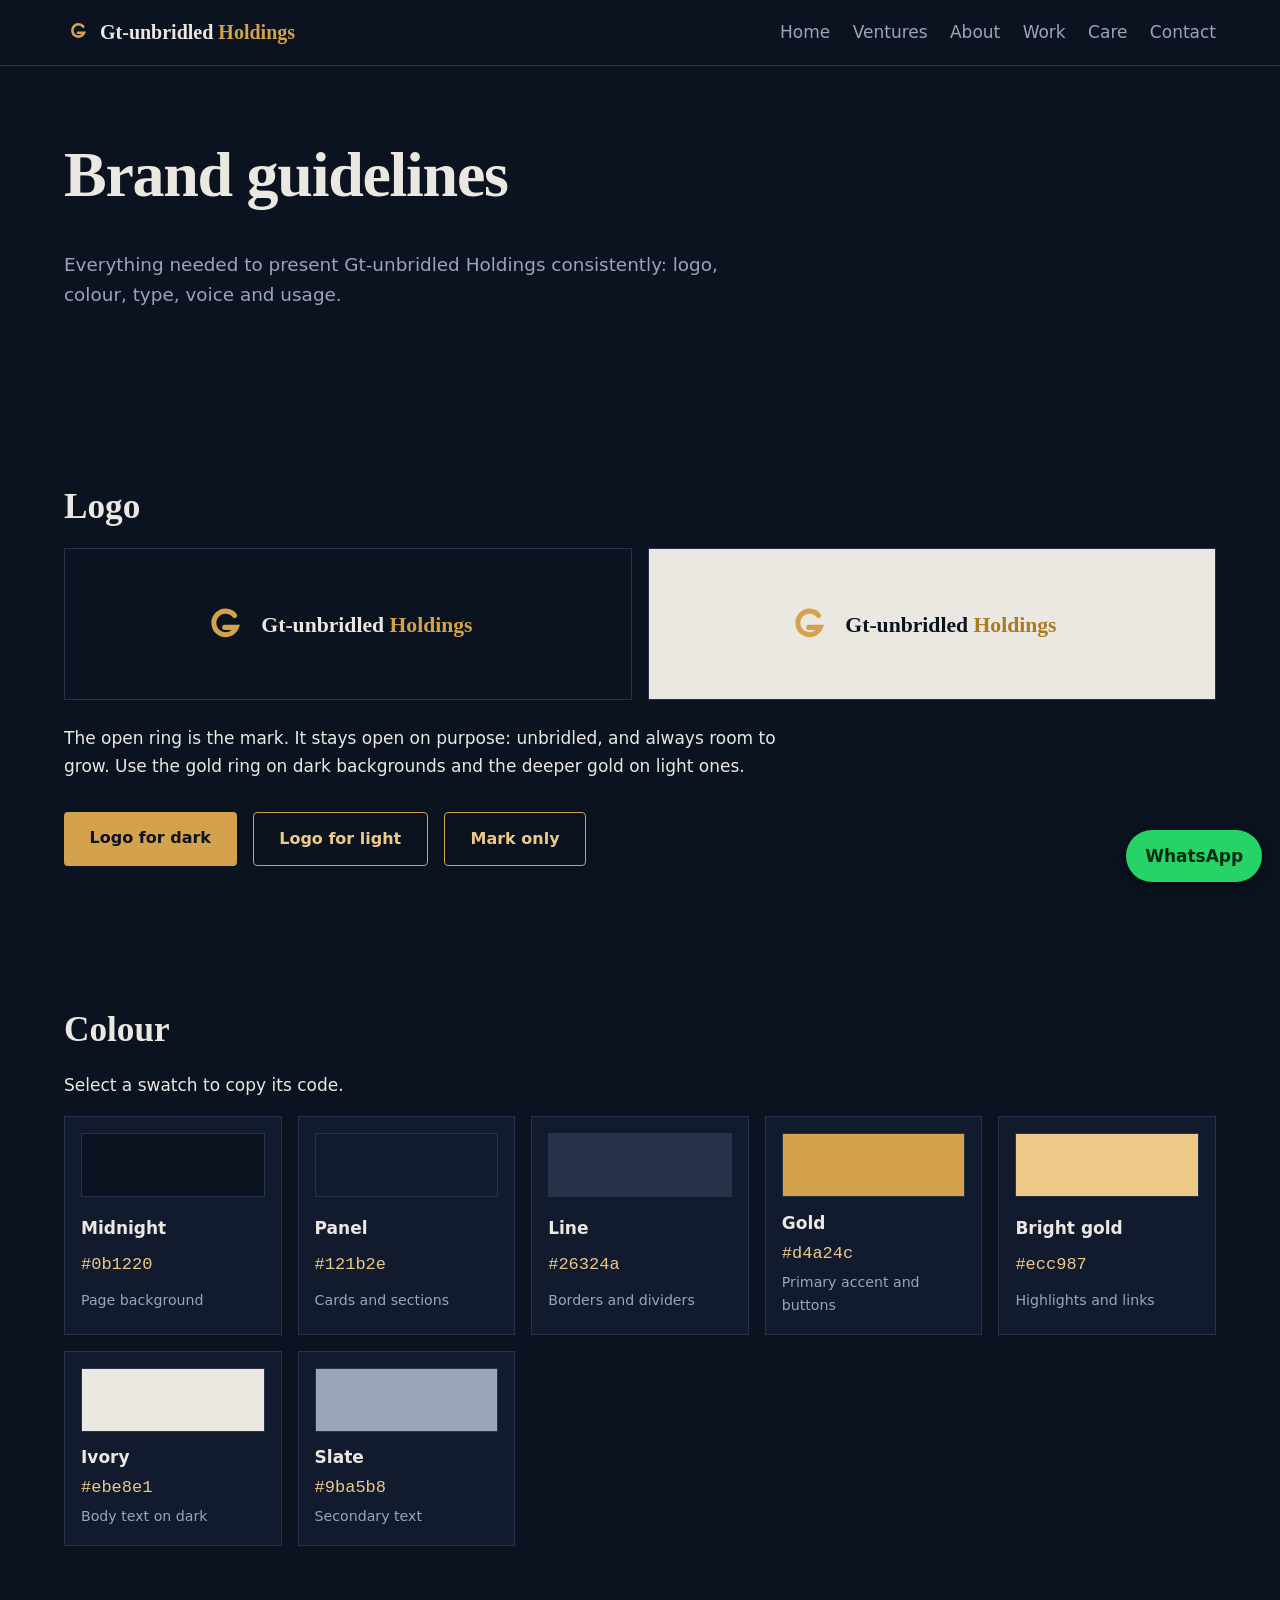
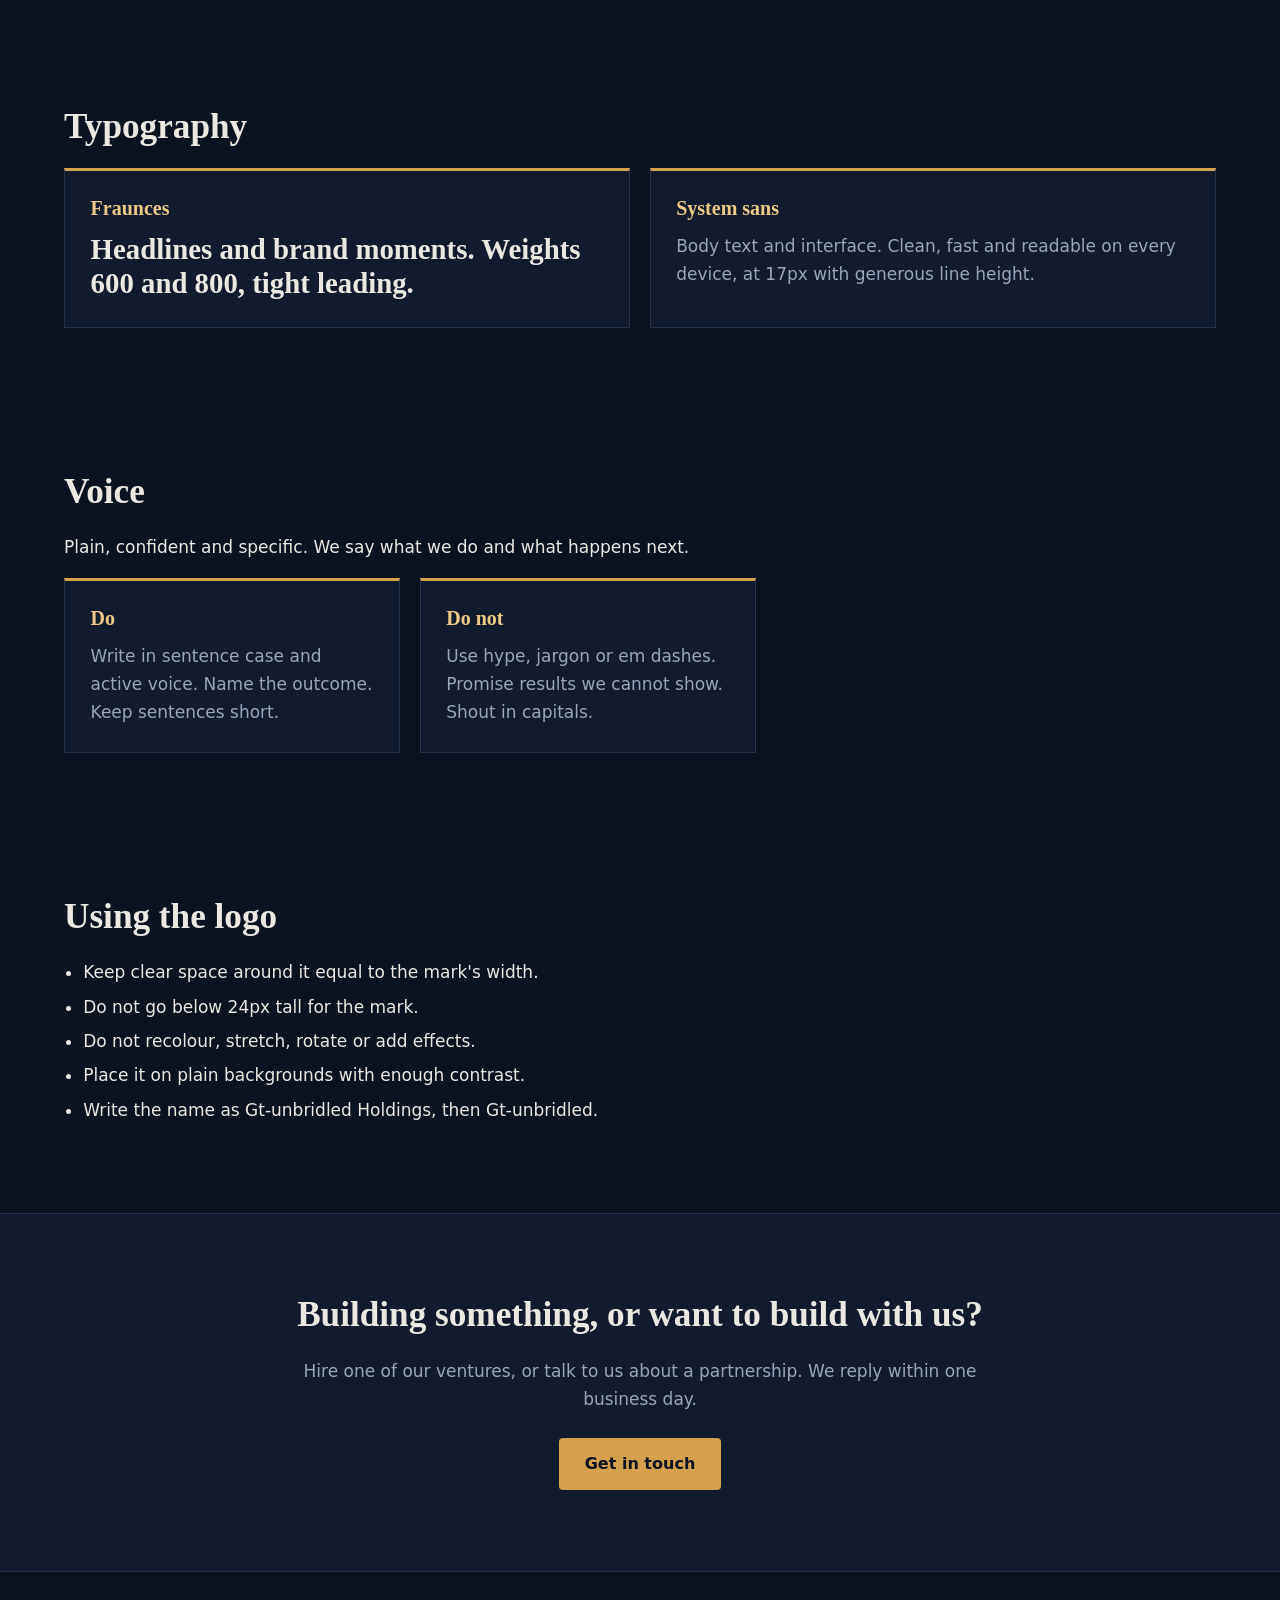
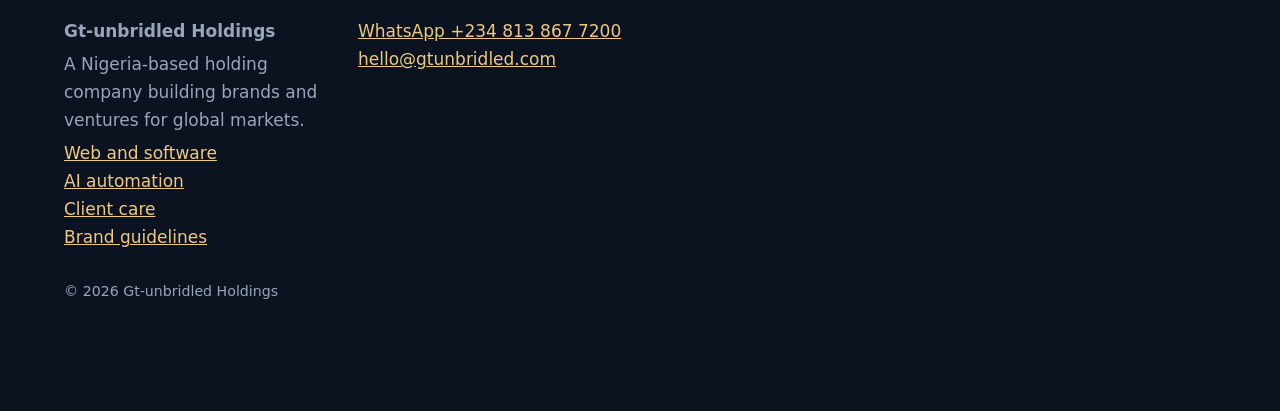
<file: brand.html>
<!DOCTYPE html>
<html lang="en"><head><meta charset="utf-8"><meta name="viewport" content="width=device-width,initial-scale=1"><meta http-equiv="Content-Security-Policy" content="default-src 'self'; script-src 'self'; style-src 'self' 'unsafe-inline' https://fonts.googleapis.com; font-src https://fonts.gstatic.com; img-src 'self' data:; connect-src https://formspree.io; form-action https://formspree.io; base-uri 'self'">
<title>Brand Guidelines | Gt-unbridled Holdings</title><meta name="description" content="Logo, colour, typography, voice and usage rules for Gt-unbridled Holdings."><meta name="robots" content="index,follow">
<link rel="canonical" href="https://gtunbridled.com/brand.html">
<meta property="og:type" content="website"><meta property="og:site_name" content="Gt-unbridled Holdings"><meta property="og:title" content="Brand Guidelines | Gt-unbridled Holdings"><meta property="og:description" content="Logo, colour, typography, voice and usage rules for Gt-unbridled Holdings."><meta property="og:url" content="https://gtunbridled.com/brand.html"><meta property="og:image" content="https://gtunbridled.com/og-image.png"><meta name="twitter:card" content="summary_large_image"><meta name="theme-color" content="#0b1220"><link rel="manifest" href="manifest.webmanifest">
<link rel="icon" href="favicon.svg" type="image/svg+xml">
<link rel="preconnect" href="https://fonts.googleapis.com"><link rel="preconnect" href="https://fonts.gstatic.com" crossorigin>
<link rel="stylesheet" href="https://fonts.googleapis.com/css2?family=Fraunces:opsz,wght@9..144,600;9..144,800&display=swap">
<link rel="stylesheet" href="style.css">
<script type="application/ld+json">{"@context":"https://schema.org","@type":"Organization","logo":"https://gtunbridled.com/logo-mark.svg","name":"Gt-unbridled Holdings","url":"https://gtunbridled.com/","description":"Nigeria-based holding company building brands and ventures, starting with web, software and AI automation, serving clients worldwide.","areaServed":"Worldwide","telephone":"+234 813 867 7200","email":"hello@gtunbridled.com","address":{"@type":"PostalAddress","addressCountry":"NG"}}</script></head>
<body><div class="bar" id="bar"></div><a class="skip" href="#m">Skip to content</a><header class="top"><a class="brand" href="index.html"><svg class="lg" viewBox="0 0 64 64" aria-hidden="true"><path d="M44 22a14 14 0 1 0 2 14H32" fill="none" stroke="#d4a24c" stroke-width="6" stroke-linecap="round"/></svg>Gt-unbridled <span>Holdings</span></a>
<button class="menu" aria-label="Menu" aria-expanded="false">Menu</button><nav><a href="index.html">Home</a><a href="ventures.html">Ventures</a><a href="about.html">About</a><a href="work.html">Work</a><a href="care.html">Care</a><a href="contact.html">Contact</a></nav></header>
<main id="m"><section class="wrap narrow"><h1>Brand guidelines</h1><p class="lead">Everything needed to present Gt-unbridled Holdings consistently: logo, colour, type, voice and usage.</p></section>
<section class="wrap"><h2>Logo</h2><div class="logos"><div class="lp dk"><img src="logo.svg" alt="Gt-unbridled Holdings logo on dark" width="300" height="53"></div><div class="lp lt"><img src="logo-light.svg" alt="Gt-unbridled Holdings logo on light" width="300" height="53"></div></div>
<p>The open ring is the mark. It stays open on purpose: unbridled, and always room to grow. Use the gold ring on dark backgrounds and the deeper gold on light ones.</p><div class="row"><a class="btn" href="logo.svg" download>Logo for dark</a><a class="btn ghost" href="logo-light.svg" download>Logo for light</a><a class="btn ghost" href="logo-mark.svg" download>Mark only</a></div></section>
<section class="wrap"><h2>Colour</h2><p>Select a swatch to copy its code.</p><div class="sws"><button class="sw" data-hex="#0b1220" style="--c:#0b1220"><i></i><b>Midnight</b><span>#0b1220</span><small>Page background</small></button><button class="sw" data-hex="#121b2e" style="--c:#121b2e"><i></i><b>Panel</b><span>#121b2e</span><small>Cards and sections</small></button><button class="sw" data-hex="#26324a" style="--c:#26324a"><i></i><b>Line</b><span>#26324a</span><small>Borders and dividers</small></button><button class="sw" data-hex="#d4a24c" style="--c:#d4a24c"><i></i><b>Gold</b><span>#d4a24c</span><small>Primary accent and buttons</small></button><button class="sw" data-hex="#ecc987" style="--c:#ecc987"><i></i><b>Bright gold</b><span>#ecc987</span><small>Highlights and links</small></button><button class="sw" data-hex="#ebe8e1" style="--c:#ebe8e1"><i></i><b>Ivory</b><span>#ebe8e1</span><small>Body text on dark</small></button><button class="sw" data-hex="#9ba5b8" style="--c:#9ba5b8"><i></i><b>Slate</b><span>#9ba5b8</span><small>Secondary text</small></button></div><p id="cp" role="status" class="note"></p></section>
<section class="wrap"><h2>Typography</h2><div class="grid"><div class="card"><h3>Fraunces</h3><p class="spec">Headlines and brand moments. Weights 600 and 800, tight leading.</p></div><div class="card"><h3>System sans</h3><p>Body text and interface. Clean, fast and readable on every device, at 17px with generous line height.</p></div></div></section>
<section class="wrap narrow"><h2>Voice</h2><p>Plain, confident and specific. We say what we do and what happens next.</p><div class="grid"><div class="card"><h3>Do</h3><p>Write in sentence case and active voice. Name the outcome. Keep sentences short.</p></div><div class="card"><h3>Do not</h3><p>Use hype, jargon or em dashes. Promise results we cannot show. Shout in capitals.</p></div></div></section>
<section class="wrap narrow"><h2>Using the logo</h2><ul><li>Keep clear space around it equal to the mark's width.</li><li>Do not go below 24px tall for the mark.</li><li>Do not recolour, stretch, rotate or add effects.</li><li>Place it on plain backgrounds with enough contrast.</li><li>Write the name as Gt-unbridled Holdings, then Gt-unbridled.</li></ul></section><section class="band"><h2>Building something, or want to build with us?</h2><p>Hire one of our ventures, or talk to us about a partnership. We reply within one business day.</p><a class="btn" href="contact.html">Get in touch</a></section></main>
<footer><div><strong>Gt-unbridled Holdings</strong><p>A Nigeria-based holding company building brands and ventures for global markets.</p><p><a href="services.html">Web and software</a><br><a href="ai-automation.html">AI automation</a><br><a href="care.html">Client care</a><br><a href="brand.html">Brand guidelines</a></p></div>
<div><a href="https://wa.me/2348138677200">WhatsApp +234 813 867 7200</a><br><a href="mailto:hello@gtunbridled.com">hello@gtunbridled.com</a></div><small>&copy; 2026 Gt-unbridled Holdings</small></footer>
<a class="wa" href="https://wa.me/2348138677200" aria-label="Chat on WhatsApp">WhatsApp</a>
<script src="script.js" defer></script></body></html>
</file>
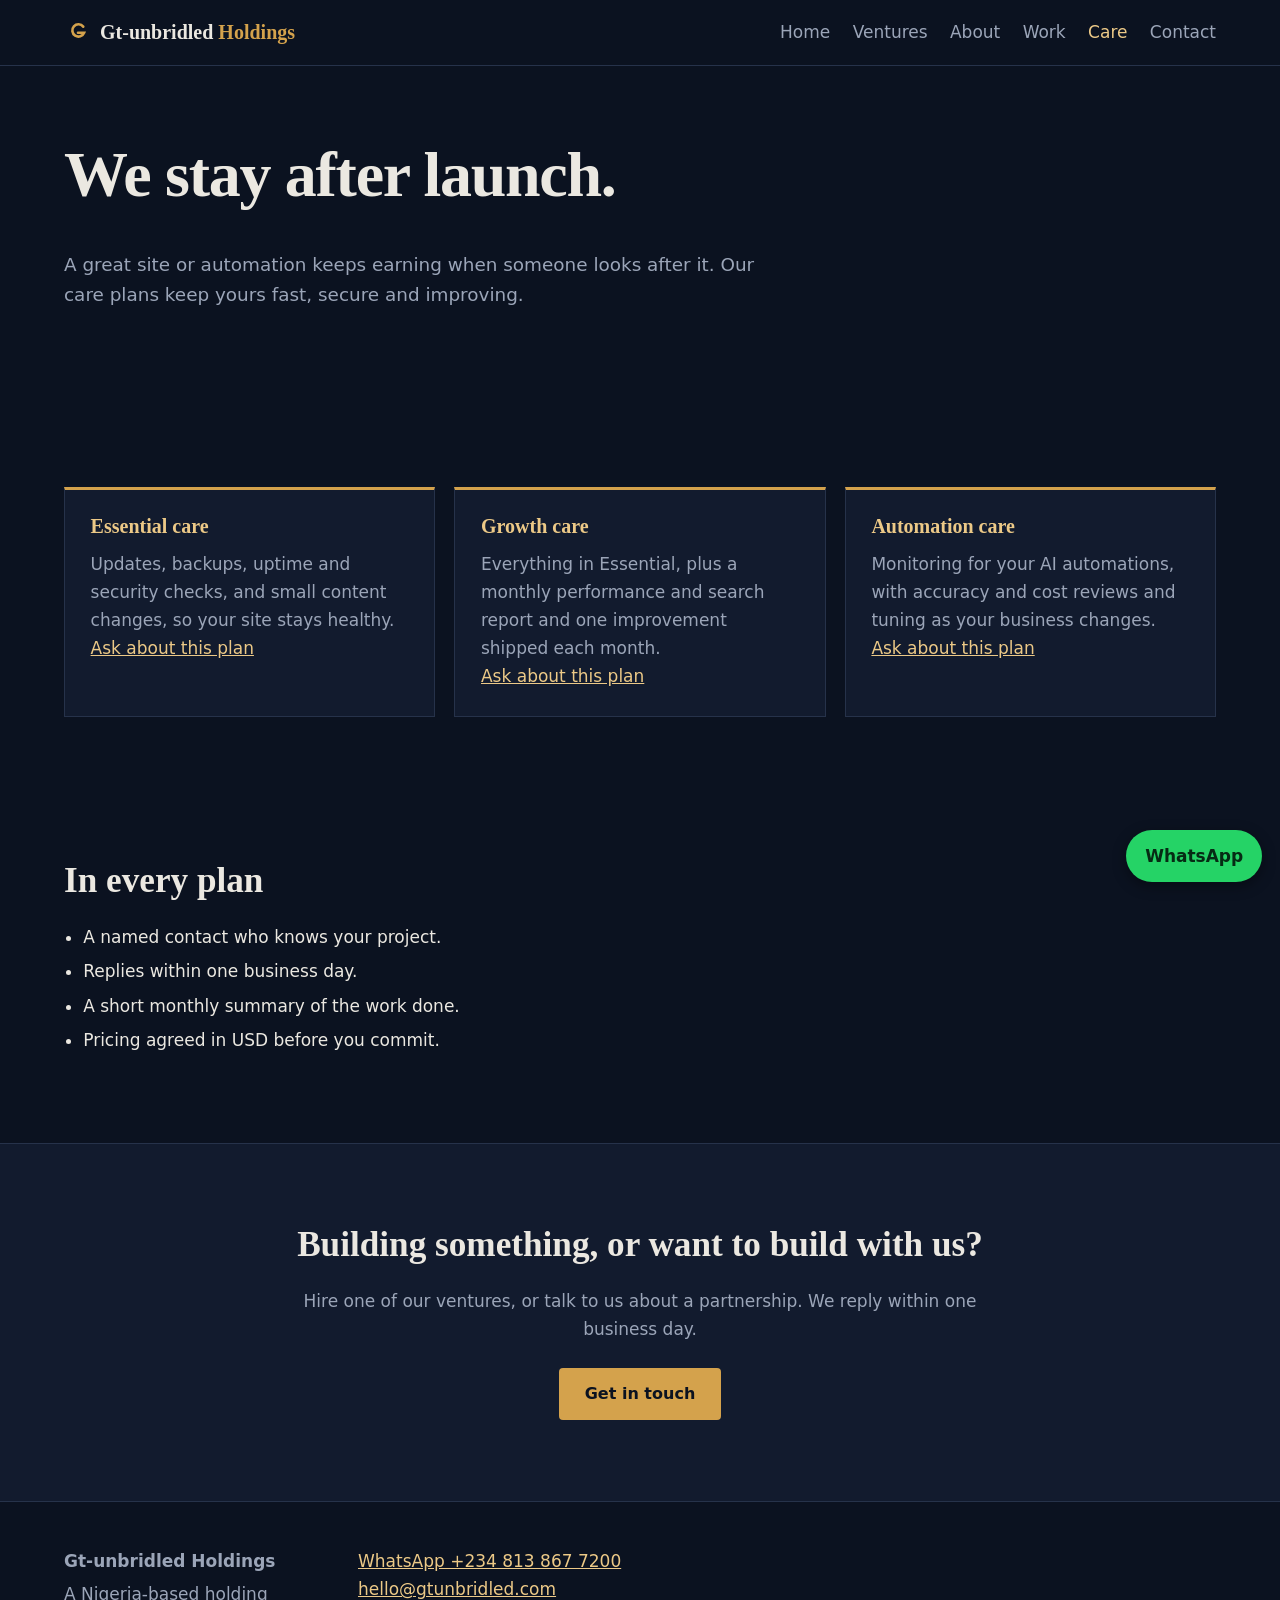
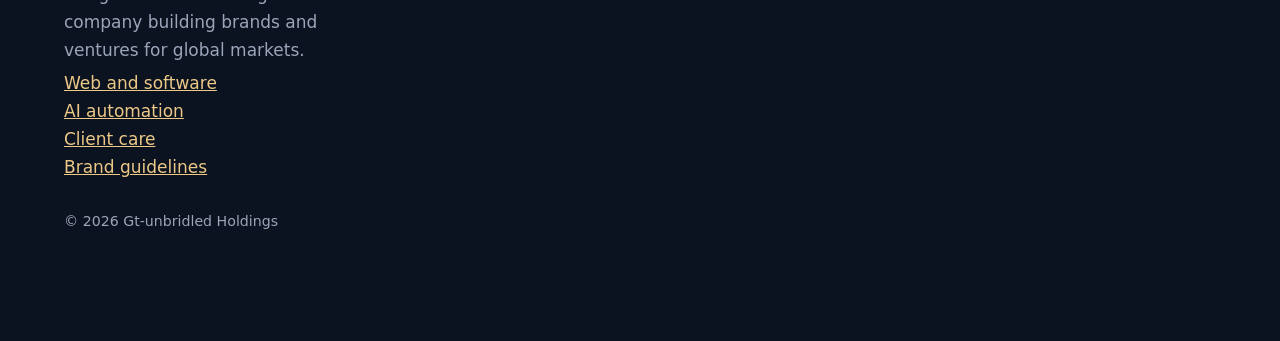
<file: care.html>
<!DOCTYPE html>
<html lang="en"><head><meta charset="utf-8"><meta name="viewport" content="width=device-width,initial-scale=1"><meta http-equiv="Content-Security-Policy" content="default-src 'self'; script-src 'self'; style-src 'self' 'unsafe-inline' https://fonts.googleapis.com; font-src https://fonts.gstatic.com; img-src 'self' data:; connect-src https://formspree.io; form-action https://formspree.io; base-uri 'self'">
<title>Client Care Plans | Gt-unbridled Holdings</title><meta name="description" content="Care plans from Gt-unbridled Holdings: updates, security, monthly reporting and tuning for your website or AI automation."><meta name="robots" content="index,follow">
<link rel="canonical" href="https://gtunbridled.com/care.html">
<meta property="og:type" content="website"><meta property="og:site_name" content="Gt-unbridled Holdings"><meta property="og:title" content="Client Care Plans | Gt-unbridled Holdings"><meta property="og:description" content="Care plans from Gt-unbridled Holdings: updates, security, monthly reporting and tuning for your website or AI automation."><meta property="og:url" content="https://gtunbridled.com/care.html"><meta property="og:image" content="https://gtunbridled.com/og-image.png"><meta name="twitter:card" content="summary_large_image"><meta name="theme-color" content="#0b1220"><link rel="manifest" href="manifest.webmanifest">
<link rel="icon" href="favicon.svg" type="image/svg+xml">
<link rel="preconnect" href="https://fonts.googleapis.com"><link rel="preconnect" href="https://fonts.gstatic.com" crossorigin>
<link rel="stylesheet" href="https://fonts.googleapis.com/css2?family=Fraunces:opsz,wght@9..144,600;9..144,800&display=swap">
<link rel="stylesheet" href="style.css">
<script type="application/ld+json">{"@context":"https://schema.org","@type":"Organization","logo":"https://gtunbridled.com/logo-mark.svg","name":"Gt-unbridled Holdings","url":"https://gtunbridled.com/","description":"Nigeria-based holding company building brands and ventures, starting with web, software and AI automation, serving clients worldwide.","areaServed":"Worldwide","telephone":"+234 813 867 7200","email":"hello@gtunbridled.com","address":{"@type":"PostalAddress","addressCountry":"NG"}}</script></head>
<body><div class="bar" id="bar"></div><a class="skip" href="#m">Skip to content</a><header class="top"><a class="brand" href="index.html"><svg class="lg" viewBox="0 0 64 64" aria-hidden="true"><path d="M44 22a14 14 0 1 0 2 14H32" fill="none" stroke="#d4a24c" stroke-width="6" stroke-linecap="round"/></svg>Gt-unbridled <span>Holdings</span></a>
<button class="menu" aria-label="Menu" aria-expanded="false">Menu</button><nav><a href="index.html">Home</a><a href="ventures.html">Ventures</a><a href="about.html">About</a><a href="work.html">Work</a><a href="care.html" aria-current=page>Care</a><a href="contact.html">Contact</a></nav></header>
<main id="m"><section class="wrap narrow"><h1>We stay after launch.</h1><p class="lead">A great site or automation keeps earning when someone looks after it. Our care plans keep yours fast, secure and improving.</p></section><section class="wrap"><div class="grid"><div class="card"><h3>Essential care</h3><p>Updates, backups, uptime and security checks, and small content changes, so your site stays healthy.</p><p><a href="contact.html?type=Care%20plan">Ask about this plan</a></p></div><div class="card"><h3>Growth care</h3><p>Everything in Essential, plus a monthly performance and search report and one improvement shipped each month.</p><p><a href="contact.html?type=Care%20plan">Ask about this plan</a></p></div><div class="card"><h3>Automation care</h3><p>Monitoring for your AI automations, with accuracy and cost reviews and tuning as your business changes.</p><p><a href="contact.html?type=Care%20plan">Ask about this plan</a></p></div></div></section><section class="wrap narrow"><h2>In every plan</h2><ul><li>A named contact who knows your project.</li><li>Replies within one business day.</li><li>A short monthly summary of the work done.</li><li>Pricing agreed in USD before you commit.</li></ul></section><section class="band"><h2>Building something, or want to build with us?</h2><p>Hire one of our ventures, or talk to us about a partnership. We reply within one business day.</p><a class="btn" href="contact.html">Get in touch</a></section></main>
<footer><div><strong>Gt-unbridled Holdings</strong><p>A Nigeria-based holding company building brands and ventures for global markets.</p><p><a href="services.html">Web and software</a><br><a href="ai-automation.html">AI automation</a><br><a href="care.html">Client care</a><br><a href="brand.html">Brand guidelines</a></p></div>
<div><a href="https://wa.me/2348138677200">WhatsApp +234 813 867 7200</a><br><a href="mailto:hello@gtunbridled.com">hello@gtunbridled.com</a></div><small>&copy; 2026 Gt-unbridled Holdings</small></footer>
<a class="wa" href="https://wa.me/2348138677200" aria-label="Chat on WhatsApp">WhatsApp</a>
<script src="script.js" defer></script></body></html>
</file>
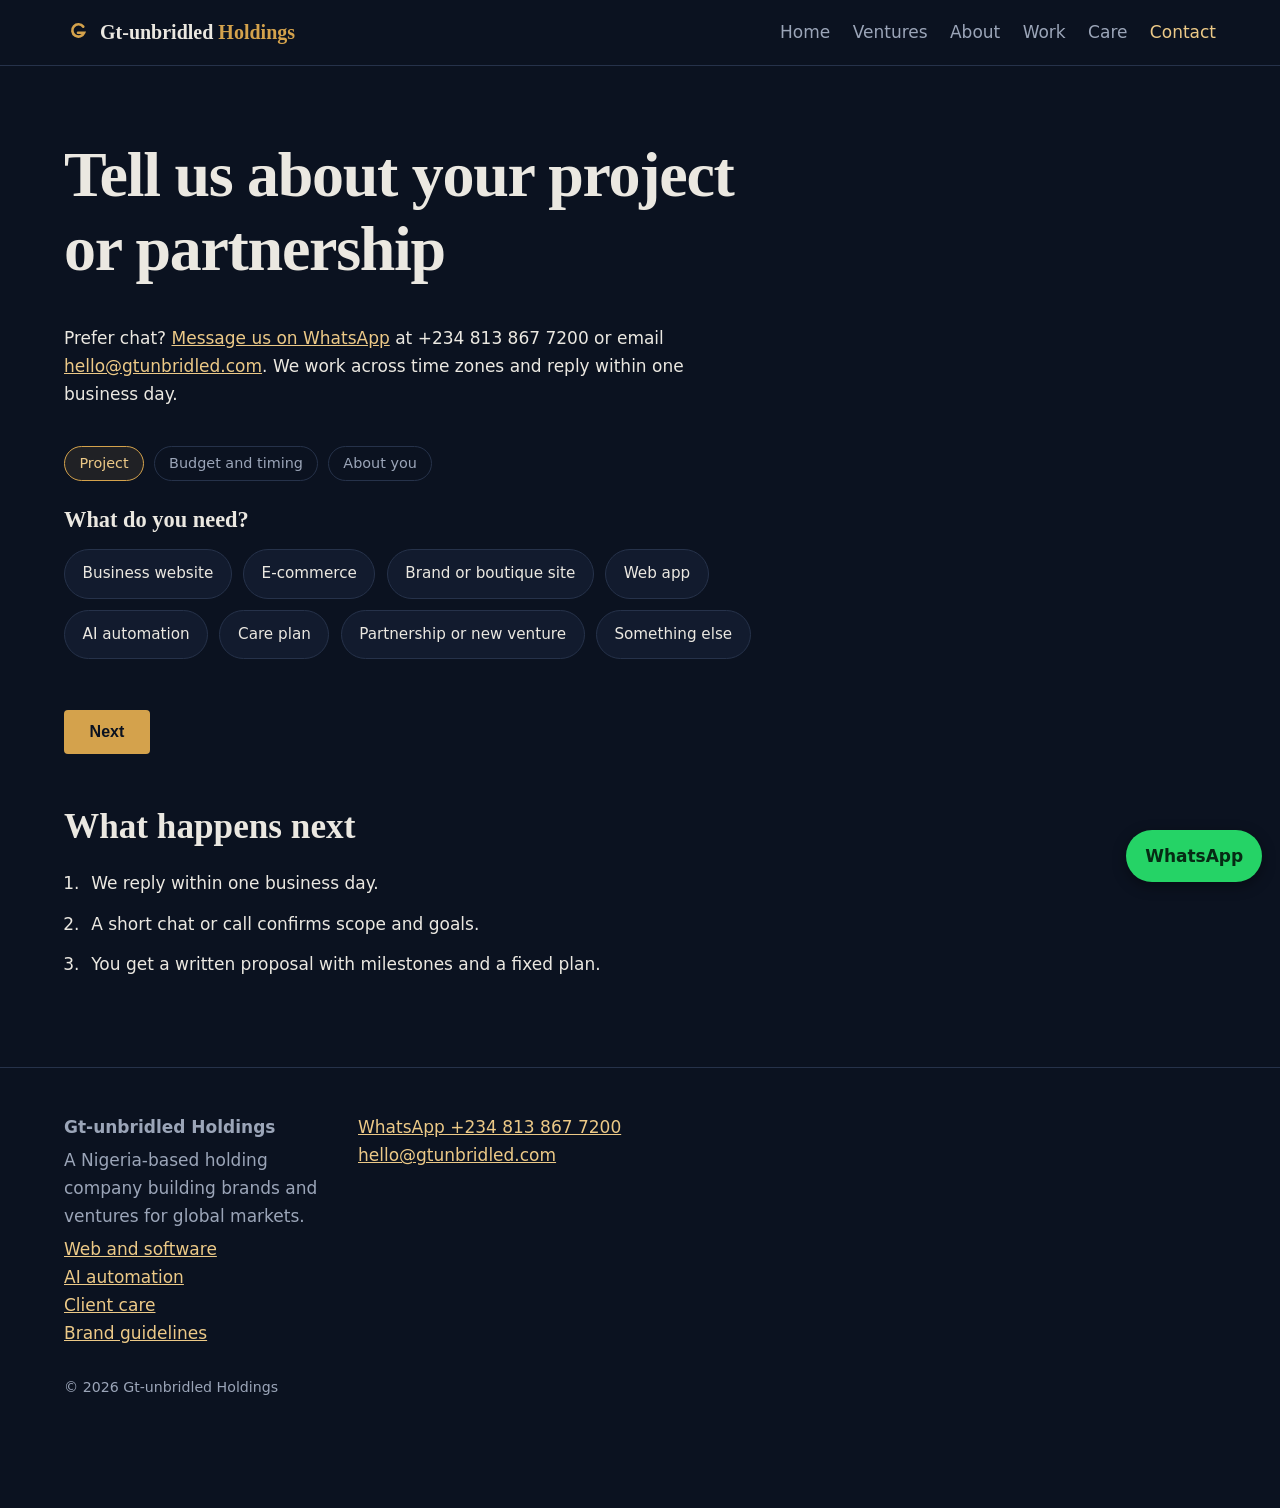
<file: contact (1).html>
<!DOCTYPE html>
<html lang="en"><head><meta charset="utf-8"><meta name="viewport" content="width=device-width,initial-scale=1"><meta http-equiv="Content-Security-Policy" content="default-src 'self'; script-src 'self'; style-src 'self' 'unsafe-inline' https://fonts.googleapis.com; font-src https://fonts.gstatic.com; img-src 'self' data:; connect-src https://formspree.io; form-action https://formspree.io; base-uri 'self'">
<title>Contact | Gt-unbridled Holdings</title><meta name="description" content="Contact Gt-unbridled Holdings about your website or software project. Reach us by form, WhatsApp or email from anywhere in the world."><meta name="robots" content="index,follow">
<link rel="canonical" href="https://gtunbridled.com/contact.html">
<meta property="og:type" content="website"><meta property="og:site_name" content="Gt-unbridled Holdings"><meta property="og:title" content="Contact | Gt-unbridled Holdings"><meta property="og:description" content="Contact Gt-unbridled Holdings about your website or software project. Reach us by form, WhatsApp or email from anywhere in the world."><meta property="og:url" content="https://gtunbridled.com/contact.html"><meta property="og:image" content="https://gtunbridled.com/og-image.png"><meta name="twitter:card" content="summary_large_image"><meta name="theme-color" content="#0b1220"><link rel="manifest" href="manifest.webmanifest">
<link rel="icon" href="favicon.svg" type="image/svg+xml">
<link rel="preconnect" href="https://fonts.googleapis.com"><link rel="preconnect" href="https://fonts.gstatic.com" crossorigin>
<link rel="stylesheet" href="https://fonts.googleapis.com/css2?family=Fraunces:opsz,wght@9..144,600;9..144,800&display=swap">
<link rel="stylesheet" href="style.css">
<script type="application/ld+json">{"@context":"https://schema.org","@type":"Organization","logo":"https://gtunbridled.com/logo-mark.svg","name":"Gt-unbridled Holdings","url":"https://gtunbridled.com/","description":"Nigeria-based holding company building brands and ventures, starting with web, software and AI automation, serving clients worldwide.","areaServed":"Worldwide","telephone":"+234 813 867 7200","email":"hello@gtunbridled.com","address":{"@type":"PostalAddress","addressCountry":"NG"}}</script></head>
<body><div class="bar" id="bar"></div><a class="skip" href="#m">Skip to content</a><header class="top"><a class="brand" href="index.html"><svg class="lg" viewBox="0 0 64 64" aria-hidden="true"><path d="M44 22a14 14 0 1 0 2 14H32" fill="none" stroke="#d4a24c" stroke-width="6" stroke-linecap="round"/></svg>Gt-unbridled <span>Holdings</span></a>
<button class="menu" aria-label="Menu" aria-expanded="false">Menu</button><nav><a href="index.html">Home</a><a href="ventures.html">Ventures</a><a href="about.html">About</a><a href="work.html">Work</a><a href="care.html">Care</a><a href="contact.html" aria-current=page>Contact</a></nav></header>
<main id="m">
<section class="wrap narrow"><h1>Tell us about your project or partnership</h1>
<p>Prefer chat? <a href="https://wa.me/2348138677200">Message us on WhatsApp</a> at +234 813 867 7200 or email <a href="mailto:hello@gtunbridled.com">hello@gtunbridled.com</a>. We work across time zones and reply within one business day.</p>
<form id="f" class="wiz" method="post" action="https://formspree.io/f/YOUR_FORM_ID"><input class="hp" name="_gotcha" tabindex="-1" autocomplete="off" aria-hidden="true"><ol class="dots"><li class="on">Project</li><li>Budget and timing</li><li>About you</li></ol><fieldset data-s="0"><legend>What do you need?</legend><div class="pills"><label class="pill"><input type="radio" name="type" value="Business website" required>Business website</label><label class="pill"><input type="radio" name="type" value="E-commerce" required>E-commerce</label><label class="pill"><input type="radio" name="type" value="Brand or boutique site" required>Brand or boutique site</label><label class="pill"><input type="radio" name="type" value="Web app" required>Web app</label><label class="pill"><input type="radio" name="type" value="AI automation" required>AI automation</label><label class="pill"><input type="radio" name="type" value="Care plan" required>Care plan</label><label class="pill"><input type="radio" name="type" value="Partnership or new venture" required>Partnership or new venture</label><label class="pill"><input type="radio" name="type" value="Something else" required>Something else</label></div></fieldset><fieldset data-s="1" hidden><legend>Budget and timing</legend><label>Budget in USD<select name="budget" required><option>Not sure yet</option><option>Under $500</option><option>$500 to $2,000</option><option>$2,000 to $5,000</option><option>$5,000+</option></select></label><label>Timeline<select name="timeline" required><option>As soon as possible</option><option>Within a month</option><option>In 1 to 3 months</option><option>Just exploring</option></select></label></fieldset><fieldset data-s="2" hidden><legend>About you</legend><label>Name<input name="name" required autocomplete="name"></label><label>Email<input type="email" name="email" required autocomplete="email"></label><label>Country (optional)<input name="country" autocomplete="country-name"></label><label>Tell us more<textarea name="message" rows="5" required></textarea></label></fieldset><div class="row"><button class="btn ghost" type="button" id="bk" hidden>Back</button><button class="btn" type="button" id="nx">Next</button><button class="btn" type="submit" id="sb" hidden>Send message</button><button class="btn ghost" type="button" id="wb" hidden>Send on WhatsApp</button></div><p id="s" role="status"></p></form><h2>What happens next</h2><ol class="steps"><li>We reply within one business day.</li><li>A short chat or call confirms scope and goals.</li><li>You get a written proposal with milestones and a fixed plan.</li></ol></section></main>
<footer><div><strong>Gt-unbridled Holdings</strong><p>A Nigeria-based holding company building brands and ventures for global markets.</p><p><a href="services.html">Web and software</a><br><a href="ai-automation.html">AI automation</a><br><a href="care.html">Client care</a><br><a href="brand.html">Brand guidelines</a></p></div>
<div><a href="https://wa.me/2348138677200">WhatsApp +234 813 867 7200</a><br><a href="mailto:hello@gtunbridled.com">hello@gtunbridled.com</a></div><small>&copy; 2026 Gt-unbridled Holdings</small></footer>
<a class="wa" href="https://wa.me/2348138677200" aria-label="Chat on WhatsApp">WhatsApp</a>
<script src="script.js" defer></script></body></html>
</file>
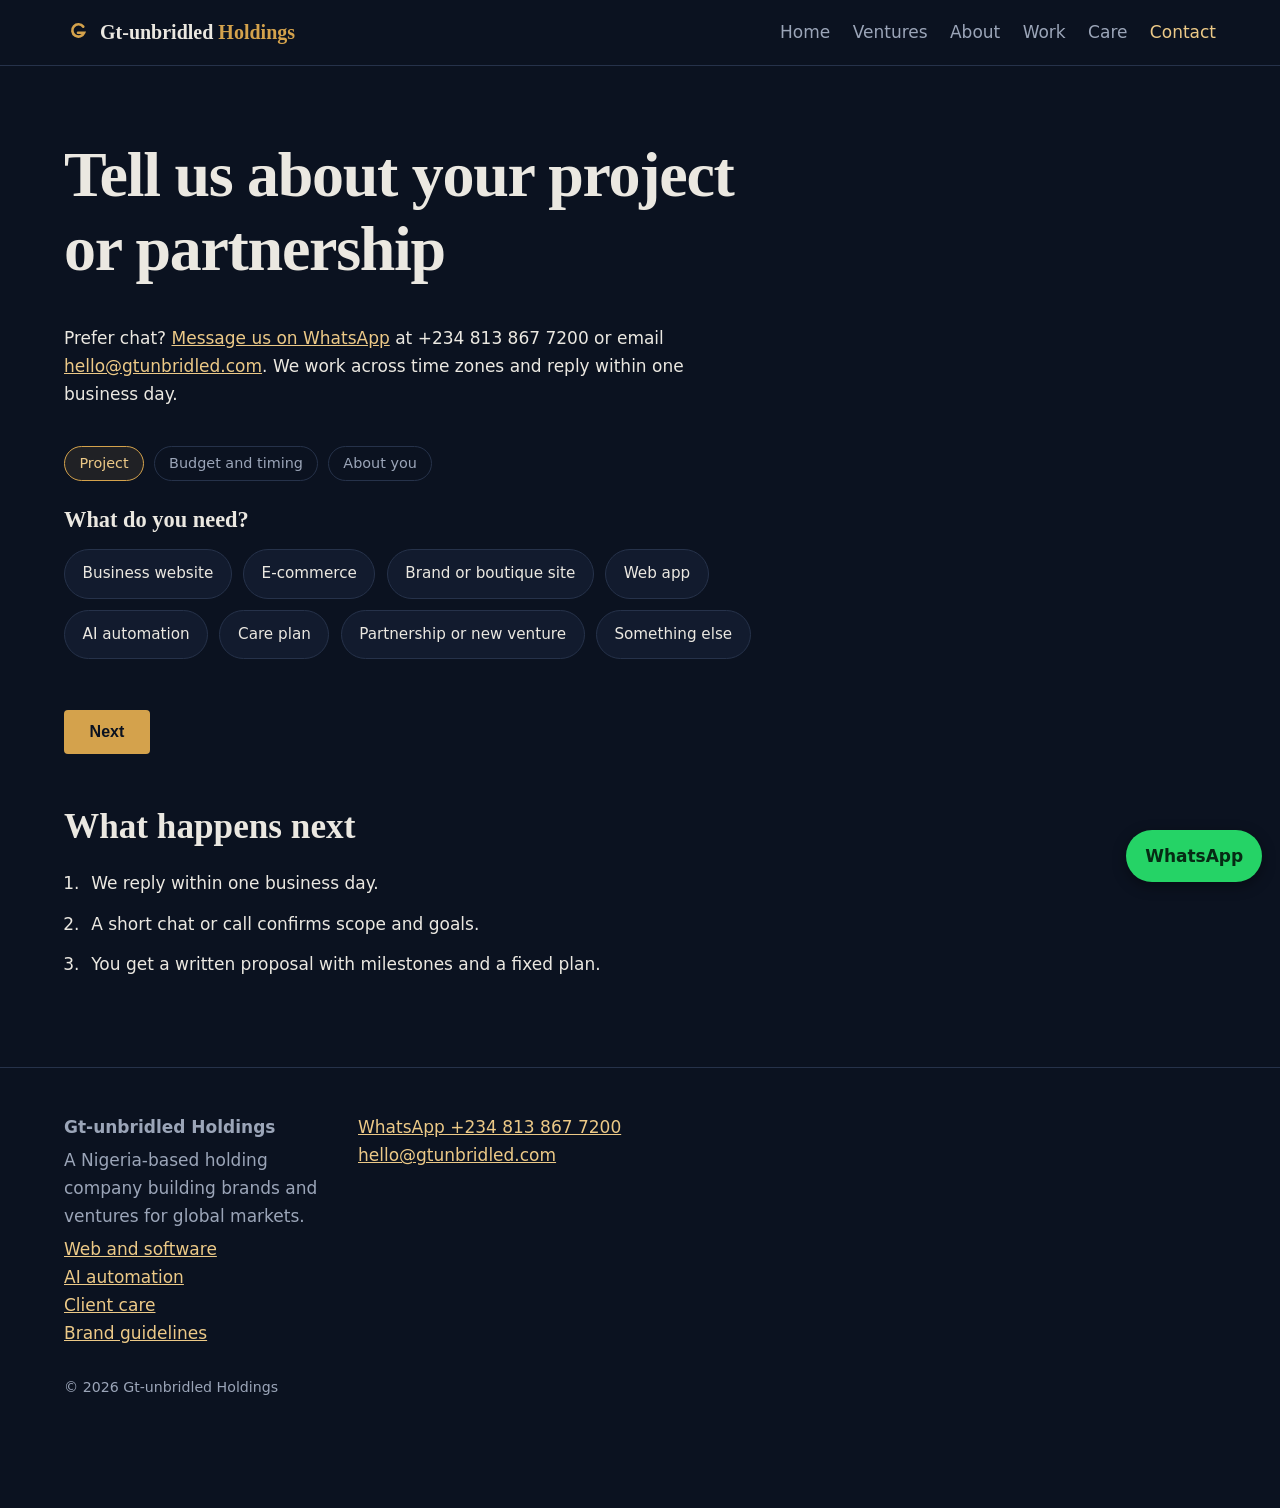
<file: contact.html>
<!DOCTYPE html>
<html lang="en"><head><meta charset="utf-8"><meta name="viewport" content="width=device-width,initial-scale=1"><meta http-equiv="Content-Security-Policy" content="default-src 'self'; script-src 'self'; style-src 'self' 'unsafe-inline' https://fonts.googleapis.com; font-src https://fonts.gstatic.com; img-src 'self' data:; connect-src https://formspree.io; form-action https://formspree.io; base-uri 'self'">
<title>Contact | Gt-unbridled Holdings</title><meta name="description" content="Contact Gt-unbridled Holdings about your website or software project. Reach us by form, WhatsApp or email from anywhere in the world."><meta name="robots" content="index,follow">
<link rel="canonical" href="https://gtunbridled.com/contact.html">
<meta property="og:type" content="website"><meta property="og:site_name" content="Gt-unbridled Holdings"><meta property="og:title" content="Contact | Gt-unbridled Holdings"><meta property="og:description" content="Contact Gt-unbridled Holdings about your website or software project. Reach us by form, WhatsApp or email from anywhere in the world."><meta property="og:url" content="https://gtunbridled.com/contact.html"><meta property="og:image" content="https://gtunbridled.com/og-image.png"><meta name="twitter:card" content="summary_large_image"><meta name="theme-color" content="#0b1220"><link rel="manifest" href="manifest.webmanifest">
<link rel="icon" href="favicon.svg" type="image/svg+xml">
<link rel="preconnect" href="https://fonts.googleapis.com"><link rel="preconnect" href="https://fonts.gstatic.com" crossorigin>
<link rel="stylesheet" href="https://fonts.googleapis.com/css2?family=Fraunces:opsz,wght@9..144,600;9..144,800&display=swap">
<link rel="stylesheet" href="style.css">
<script type="application/ld+json">{"@context":"https://schema.org","@type":"Organization","logo":"https://gtunbridled.com/logo-mark.svg","name":"Gt-unbridled Holdings","url":"https://gtunbridled.com/","description":"Nigeria-based holding company building brands and ventures, starting with web, software and AI automation, serving clients worldwide.","areaServed":"Worldwide","telephone":"+234 813 867 7200","email":"hello@gtunbridled.com","address":{"@type":"PostalAddress","addressCountry":"NG"}}</script></head>
<body><div class="bar" id="bar"></div><a class="skip" href="#m">Skip to content</a><header class="top"><a class="brand" href="index.html"><svg class="lg" viewBox="0 0 64 64" aria-hidden="true"><path d="M44 22a14 14 0 1 0 2 14H32" fill="none" stroke="#d4a24c" stroke-width="6" stroke-linecap="round"/></svg>Gt-unbridled <span>Holdings</span></a>
<button class="menu" aria-label="Menu" aria-expanded="false">Menu</button><nav><a href="index.html">Home</a><a href="ventures.html">Ventures</a><a href="about.html">About</a><a href="work.html">Work</a><a href="care.html">Care</a><a href="contact.html" aria-current=page>Contact</a></nav></header>
<main id="m">
<section class="wrap narrow"><h1>Tell us about your project or partnership</h1>
<p>Prefer chat? <a href="https://wa.me/2348138677200">Message us on WhatsApp</a> at +234 813 867 7200 or email <a href="mailto:hello@gtunbridled.com">hello@gtunbridled.com</a>. We work across time zones and reply within one business day.</p>
<form id="f" class="wiz" method="post" action="https://formspree.io/f/YOUR_FORM_ID"><input class="hp" name="_gotcha" tabindex="-1" autocomplete="off" aria-hidden="true"><ol class="dots"><li class="on">Project</li><li>Budget and timing</li><li>About you</li></ol><fieldset data-s="0"><legend>What do you need?</legend><div class="pills"><label class="pill"><input type="radio" name="type" value="Business website" required>Business website</label><label class="pill"><input type="radio" name="type" value="E-commerce" required>E-commerce</label><label class="pill"><input type="radio" name="type" value="Brand or boutique site" required>Brand or boutique site</label><label class="pill"><input type="radio" name="type" value="Web app" required>Web app</label><label class="pill"><input type="radio" name="type" value="AI automation" required>AI automation</label><label class="pill"><input type="radio" name="type" value="Care plan" required>Care plan</label><label class="pill"><input type="radio" name="type" value="Partnership or new venture" required>Partnership or new venture</label><label class="pill"><input type="radio" name="type" value="Something else" required>Something else</label></div></fieldset><fieldset data-s="1" hidden><legend>Budget and timing</legend><label>Budget in USD<select name="budget" required><option>Not sure yet</option><option>Under $500</option><option>$500 to $2,000</option><option>$2,000 to $5,000</option><option>$5,000+</option></select></label><label>Timeline<select name="timeline" required><option>As soon as possible</option><option>Within a month</option><option>In 1 to 3 months</option><option>Just exploring</option></select></label></fieldset><fieldset data-s="2" hidden><legend>About you</legend><label>Name<input name="name" required autocomplete="name"></label><label>Email<input type="email" name="email" required autocomplete="email"></label><label>Country (optional)<input name="country" autocomplete="country-name"></label><label>Tell us more<textarea name="message" rows="5" required></textarea></label></fieldset><div class="row"><button class="btn ghost" type="button" id="bk" hidden>Back</button><button class="btn" type="button" id="nx">Next</button><button class="btn" type="submit" id="sb" hidden>Send message</button><button class="btn ghost" type="button" id="wb" hidden>Send on WhatsApp</button></div><p id="s" role="status"></p></form><h2>What happens next</h2><ol class="steps"><li>We reply within one business day.</li><li>A short chat or call confirms scope and goals.</li><li>You get a written proposal with milestones and a fixed plan.</li></ol></section></main>
<footer><div><strong>Gt-unbridled Holdings</strong><p>A Nigeria-based holding company building brands and ventures for global markets.</p><p><a href="services.html">Web and software</a><br><a href="ai-automation.html">AI automation</a><br><a href="care.html">Client care</a><br><a href="brand.html">Brand guidelines</a></p></div>
<div><a href="https://wa.me/2348138677200">WhatsApp +234 813 867 7200</a><br><a href="mailto:hello@gtunbridled.com">hello@gtunbridled.com</a></div><small>&copy; 2026 Gt-unbridled Holdings</small></footer>
<a class="wa" href="https://wa.me/2348138677200" aria-label="Chat on WhatsApp">WhatsApp</a>
<script src="script.js" defer></script></body></html>
</file>
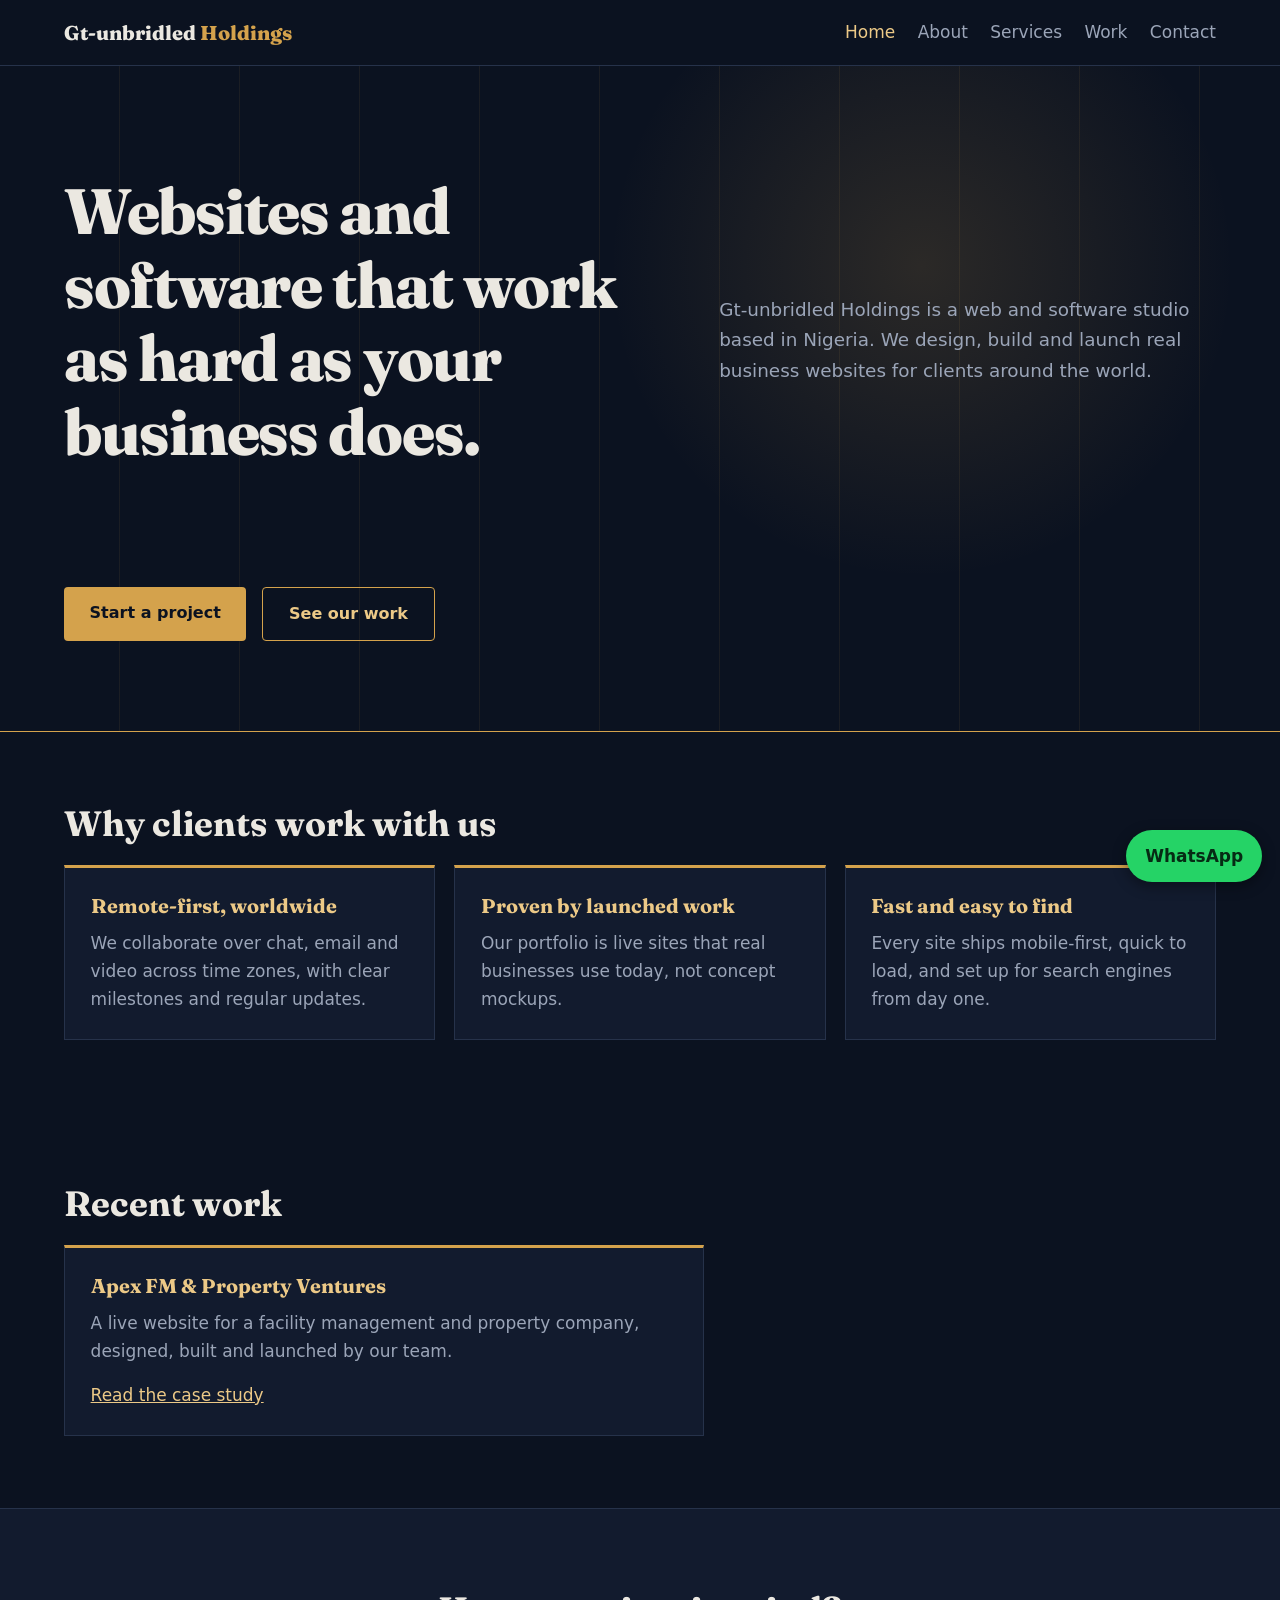
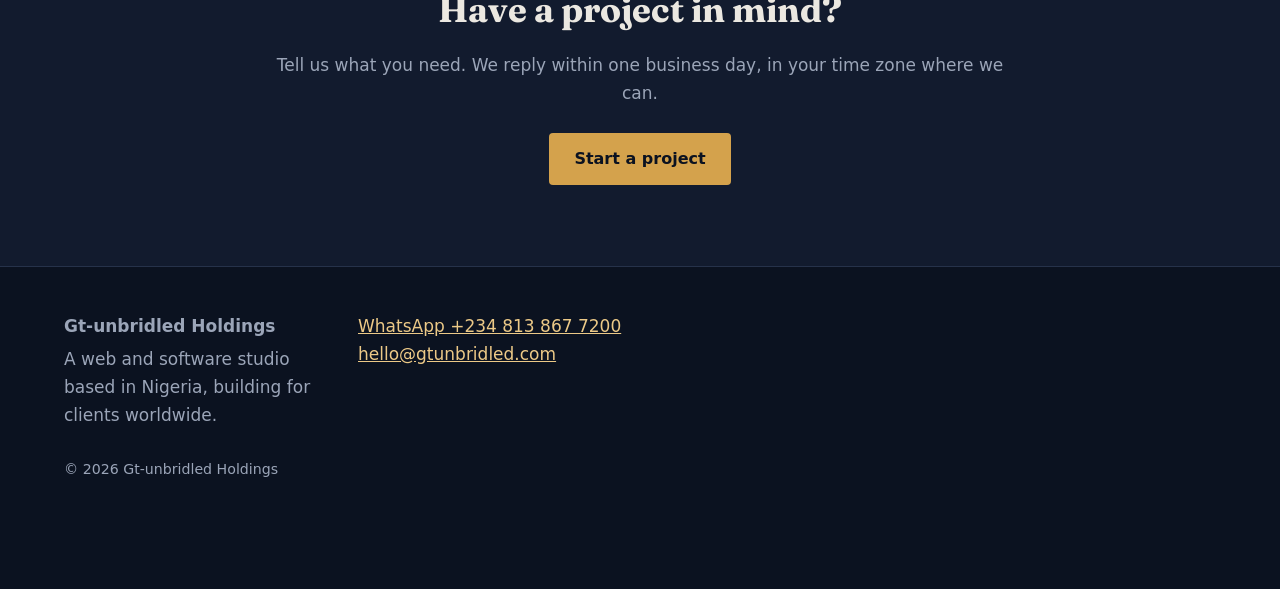
<file: inde.html>
<!DOCTYPE html>
<html lang="en"><head><meta charset="utf-8"><meta name="viewport" content="width=device-width,initial-scale=1">
<title>Gt-unbridled Holdings | Web and Software Development Studio</title><meta name="description" content="We build fast, credible business websites and web apps for companies anywhere in the world. Based in Nigeria, working remotely with clients globally."><meta name="robots" content="index,follow">
<link rel="canonical" href="https://gtunbridled.com/">
<meta property="og:type" content="website"><meta property="og:site_name" content="Gt-unbridled Holdings"><meta property="og:title" content="Gt-unbridled Holdings | Web and Software Development Studio"><meta property="og:description" content="We build fast, credible business websites and web apps for companies anywhere in the world. Based in Nigeria, working remotely with clients globally."><meta property="og:url" content="https://gtunbridled.com/index.html"><meta name="twitter:card" content="summary">
<link rel="icon" href="favicon.svg" type="image/svg+xml">
<link rel="preconnect" href="https://fonts.googleapis.com"><link rel="preconnect" href="https://fonts.gstatic.com" crossorigin>
<link rel="stylesheet" href="https://fonts.googleapis.com/css2?family=Fraunces:opsz,wght@9..144,600;9..144,800&display=swap" media="print" onload="this.media='all'">
<link rel="stylesheet" href="style.css">
<script type="application/ld+json">{"@context":"https://schema.org","@type":"ProfessionalService","name":"Gt-unbridled Holdings","url":"https://gtunbridled.com/","description":"Web and software development studio based in Nigeria, serving clients worldwide.","areaServed":"Worldwide","telephone":"+234 813 867 7200","email":"hello@gtunbridled.com","address":{"@type":"PostalAddress","addressCountry":"NG"}}</script></head>
<body><header class="top"><a class="brand" href="index.html">Gt-unbridled <span>Holdings</span></a>
<button class="menu" aria-label="Menu" aria-expanded="false">Menu</button><nav><a href="index.html" aria-current=page>Home</a><a href="about.html">About</a><a href="services.html">Services</a><a href="work.html">Work</a><a href="contact.html">Contact</a></nav></header>
<main>
<section class="hero"><h1>Websites and software that work as hard as your business does.</h1>
<p>Gt-unbridled Holdings is a web and software studio based in Nigeria. We design, build and launch real business websites for clients around the world.</p>
<div class="row"><a class="btn" href="contact.html">Start a project</a><a class="btn ghost" href="work.html">See our work</a></div></section>
<section class="wrap"><h2>Why clients work with us</h2><div class="grid">
<div class="card"><h3>Remote-first, worldwide</h3><p>We collaborate over chat, email and video across time zones, with clear milestones and regular updates.</p></div>
<div class="card"><h3>Proven by launched work</h3><p>Our portfolio is live sites that real businesses use today, not concept mockups.</p></div>
<div class="card"><h3>Fast and easy to find</h3><p>Every site ships mobile-first, quick to load, and set up for search engines from day one.</p></div></div></section>
<section class="wrap"><h2>Recent work</h2><div class="card feat"><h3>Apex FM &amp; Property Ventures</h3><p>A live website for a facility management and property company, designed, built and launched by our team.</p><a href="work.html">Read the case study</a></div></section><section class="band"><h2>Have a project in mind?</h2><p>Tell us what you need. We reply within one business day, in your time zone where we can.</p><a class="btn" href="contact.html">Start a project</a></section></main>
<footer><div><strong>Gt-unbridled Holdings</strong><p>A web and software studio based in Nigeria, building for clients worldwide.</p></div>
<div><a href="https://wa.me/2348138677200">WhatsApp +234 813 867 7200</a><br><a href="mailto:hello@gtunbridled.com">hello@gtunbridled.com</a></div><small>&copy; 2026 Gt-unbridled Holdings</small></footer>
<a class="wa" href="https://wa.me/2348138677200" aria-label="Chat on WhatsApp">WhatsApp</a>
<script src="script.js" defer></script></body></html>
</file>
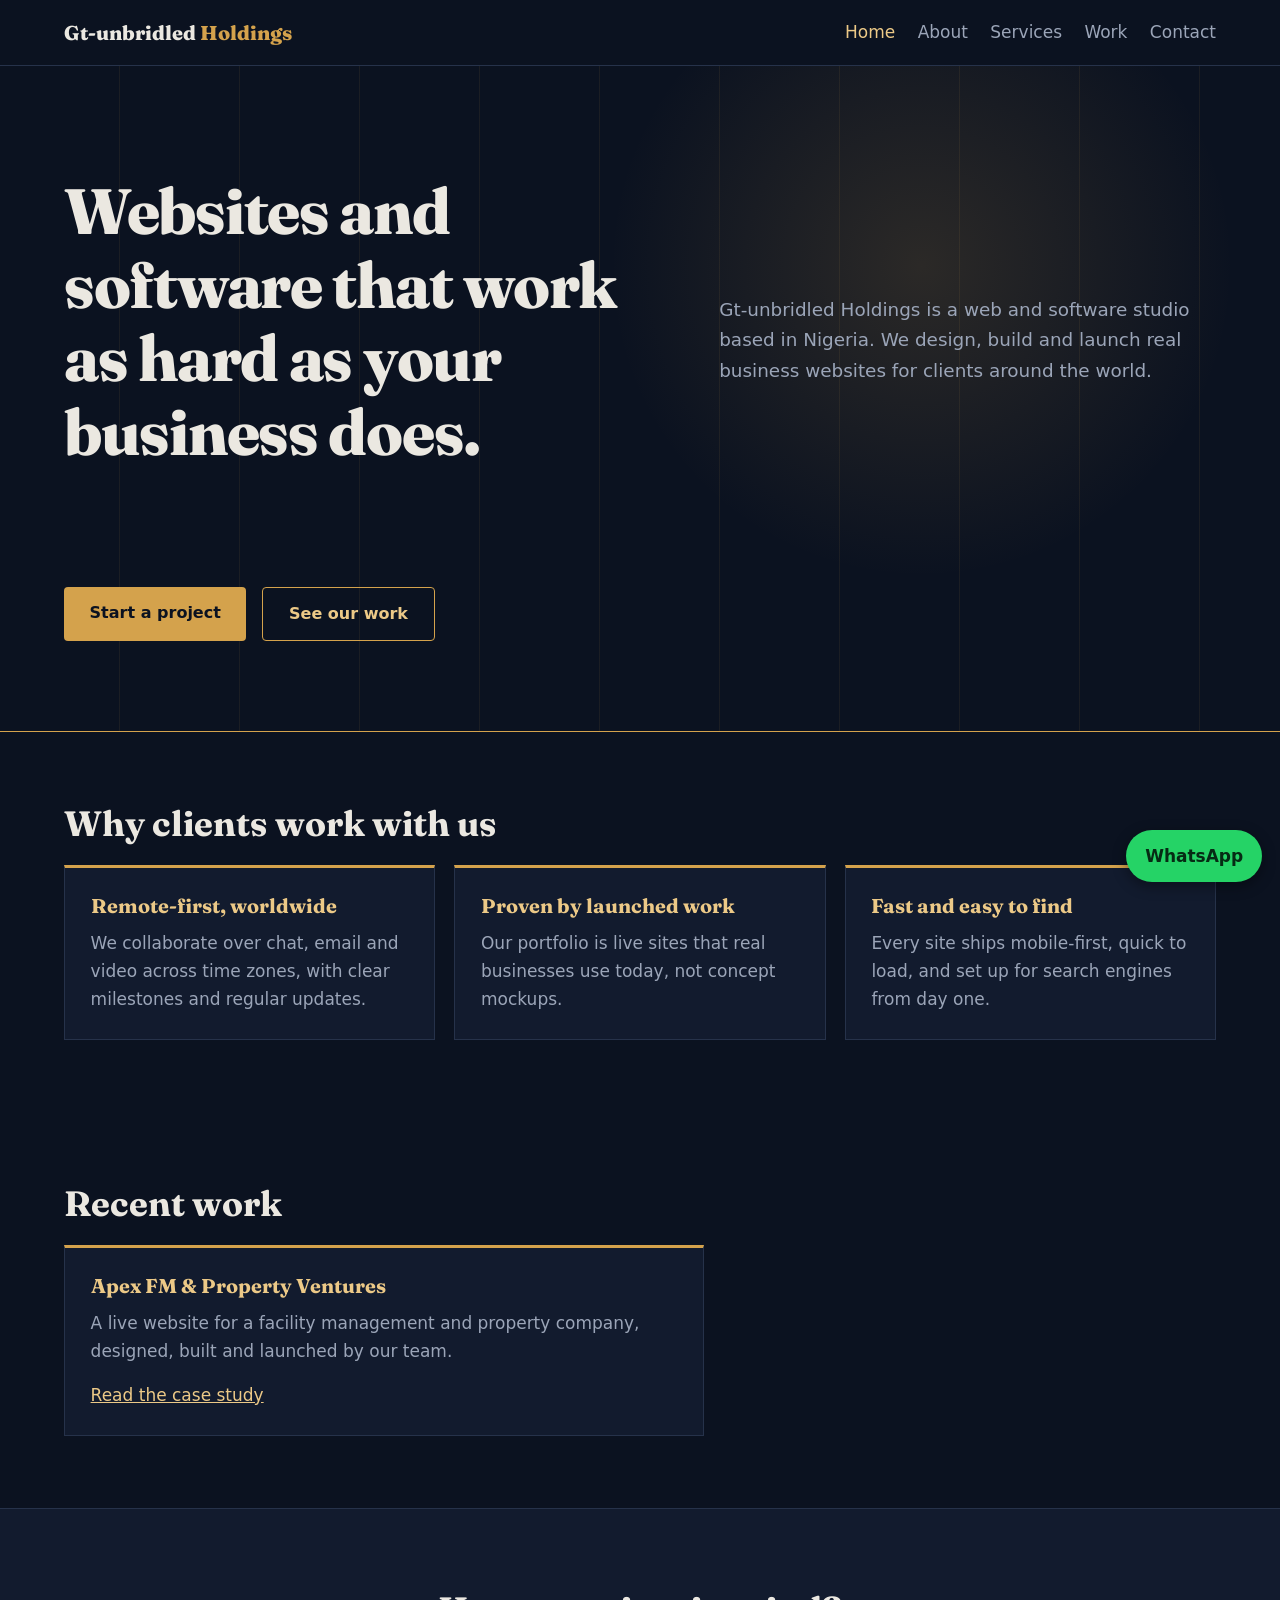
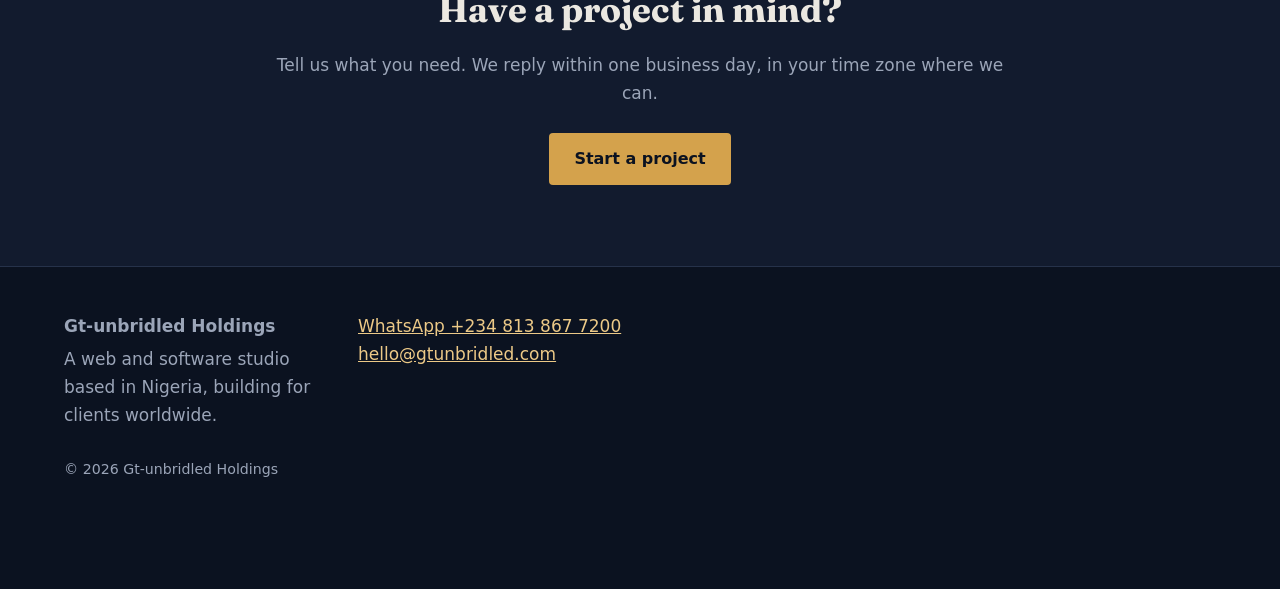
<file: index (1).html>
<!DOCTYPE html>
<html lang="en"><head><meta charset="utf-8"><meta name="viewport" content="width=device-width,initial-scale=1">
<title>Gt-unbridled Holdings | Web and Software Development Studio</title><meta name="description" content="We build fast, credible business websites and web apps for companies anywhere in the world. Based in Nigeria, working remotely with clients globally."><meta name="robots" content="index,follow">
<link rel="canonical" href="https://gtunbridled.com/">
<meta property="og:type" content="website"><meta property="og:site_name" content="Gt-unbridled Holdings"><meta property="og:title" content="Gt-unbridled Holdings | Web and Software Development Studio"><meta property="og:description" content="We build fast, credible business websites and web apps for companies anywhere in the world. Based in Nigeria, working remotely with clients globally."><meta property="og:url" content="https://gtunbridled.com/index.html"><meta name="twitter:card" content="summary">
<link rel="icon" href="favicon.svg" type="image/svg+xml">
<link rel="preconnect" href="https://fonts.googleapis.com"><link rel="preconnect" href="https://fonts.gstatic.com" crossorigin>
<link rel="stylesheet" href="https://fonts.googleapis.com/css2?family=Fraunces:opsz,wght@9..144,600;9..144,800&display=swap" media="print" onload="this.media='all'">
<link rel="stylesheet" href="style.css">
<script type="application/ld+json">{"@context":"https://schema.org","@type":"ProfessionalService","name":"Gt-unbridled Holdings","url":"https://gtunbridled.com/","description":"Web and software development studio based in Nigeria, serving clients worldwide.","areaServed":"Worldwide","telephone":"+234 813 867 7200","email":"hello@gtunbridled.com","address":{"@type":"PostalAddress","addressCountry":"NG"}}</script></head>
<body><header class="top"><a class="brand" href="index.html">Gt-unbridled <span>Holdings</span></a>
<button class="menu" aria-label="Menu" aria-expanded="false">Menu</button><nav><a href="index.html" aria-current=page>Home</a><a href="about.html">About</a><a href="services.html">Services</a><a href="work.html">Work</a><a href="contact.html">Contact</a></nav></header>
<main>
<section class="hero"><h1>Websites and software that work as hard as your business does.</h1>
<p>Gt-unbridled Holdings is a web and software studio based in Nigeria. We design, build and launch real business websites for clients around the world.</p>
<div class="row"><a class="btn" href="contact.html">Start a project</a><a class="btn ghost" href="work.html">See our work</a></div></section>
<section class="wrap"><h2>Why clients work with us</h2><div class="grid">
<div class="card"><h3>Remote-first, worldwide</h3><p>We collaborate over chat, email and video across time zones, with clear milestones and regular updates.</p></div>
<div class="card"><h3>Proven by launched work</h3><p>Our portfolio is live sites that real businesses use today, not concept mockups.</p></div>
<div class="card"><h3>Fast and easy to find</h3><p>Every site ships mobile-first, quick to load, and set up for search engines from day one.</p></div></div></section>
<section class="wrap"><h2>Recent work</h2><div class="card feat"><h3>Apex FM &amp; Property Ventures</h3><p>A live website for a facility management and property company, designed, built and launched by our team.</p><a href="work.html">Read the case study</a></div></section><section class="band"><h2>Have a project in mind?</h2><p>Tell us what you need. We reply within one business day, in your time zone where we can.</p><a class="btn" href="contact.html">Start a project</a></section></main>
<footer><div><strong>Gt-unbridled Holdings</strong><p>A web and software studio based in Nigeria, building for clients worldwide.</p></div>
<div><a href="https://wa.me/2348138677200">WhatsApp +234 813 867 7200</a><br><a href="mailto:hello@gtunbridled.com">hello@gtunbridled.com</a></div><small>&copy; 2026 Gt-unbridled Holdings</small></footer>
<a class="wa" href="https://wa.me/2348138677200" aria-label="Chat on WhatsApp">WhatsApp</a>
<script src="script.js" defer></script></body></html>
</file>
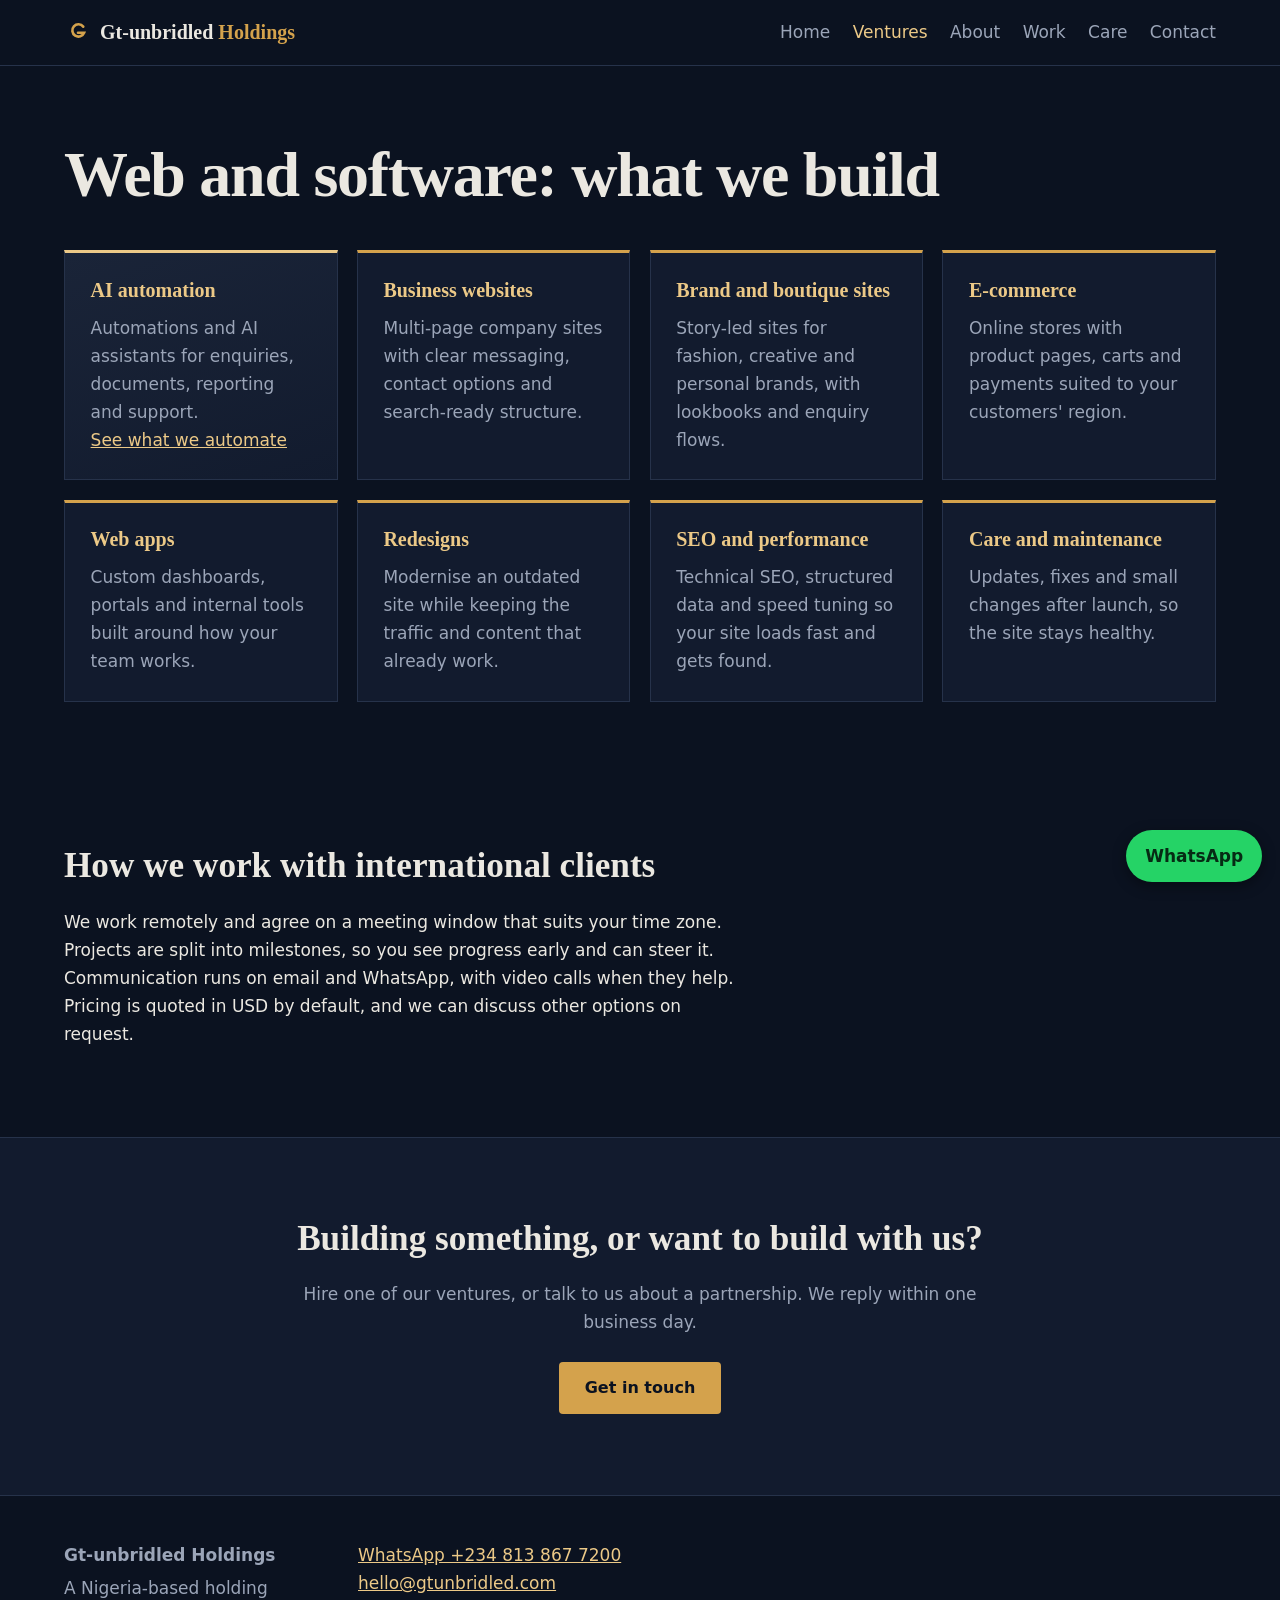
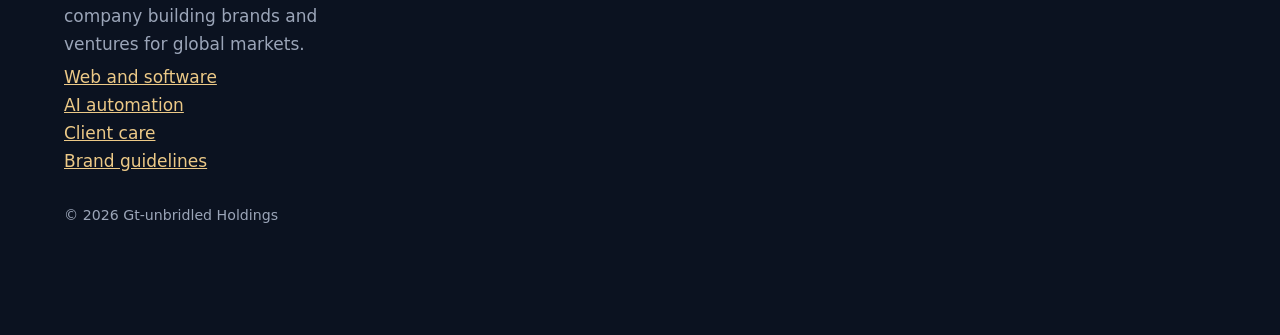
<file: services (1).html>
<!DOCTYPE html>
<html lang="en"><head><meta charset="utf-8"><meta name="viewport" content="width=device-width,initial-scale=1"><meta http-equiv="Content-Security-Policy" content="default-src 'self'; script-src 'self'; style-src 'self' 'unsafe-inline' https://fonts.googleapis.com; font-src https://fonts.gstatic.com; img-src 'self' data:; connect-src https://formspree.io; form-action https://formspree.io; base-uri 'self'">
<title>Services | Gt-unbridled Holdings</title><meta name="description" content="Business websites, e-commerce, web apps, redesigns, SEO and ongoing maintenance from a remote-first studio serving clients worldwide."><meta name="robots" content="index,follow">
<link rel="canonical" href="https://gtunbridled.com/services.html">
<meta property="og:type" content="website"><meta property="og:site_name" content="Gt-unbridled Holdings"><meta property="og:title" content="Services | Gt-unbridled Holdings"><meta property="og:description" content="Business websites, e-commerce, web apps, redesigns, SEO and ongoing maintenance from a remote-first studio serving clients worldwide."><meta property="og:url" content="https://gtunbridled.com/services.html"><meta property="og:image" content="https://gtunbridled.com/og-image.png"><meta name="twitter:card" content="summary_large_image"><meta name="theme-color" content="#0b1220"><link rel="manifest" href="manifest.webmanifest">
<link rel="icon" href="favicon.svg" type="image/svg+xml">
<link rel="preconnect" href="https://fonts.googleapis.com"><link rel="preconnect" href="https://fonts.gstatic.com" crossorigin>
<link rel="stylesheet" href="https://fonts.googleapis.com/css2?family=Fraunces:opsz,wght@9..144,600;9..144,800&display=swap">
<link rel="stylesheet" href="style.css">
<script type="application/ld+json">{"@context":"https://schema.org","@type":"Organization","logo":"https://gtunbridled.com/logo-mark.svg","name":"Gt-unbridled Holdings","url":"https://gtunbridled.com/","description":"Nigeria-based holding company building brands and ventures, starting with web, software and AI automation, serving clients worldwide.","areaServed":"Worldwide","telephone":"+234 813 867 7200","email":"hello@gtunbridled.com","address":{"@type":"PostalAddress","addressCountry":"NG"}}</script></head>
<body><div class="bar" id="bar"></div><a class="skip" href="#m">Skip to content</a><header class="top"><a class="brand" href="index.html"><svg class="lg" viewBox="0 0 64 64" aria-hidden="true"><path d="M44 22a14 14 0 1 0 2 14H32" fill="none" stroke="#d4a24c" stroke-width="6" stroke-linecap="round"/></svg>Gt-unbridled <span>Holdings</span></a>
<button class="menu" aria-label="Menu" aria-expanded="false">Menu</button><nav><a href="index.html">Home</a><a href="ventures.html" aria-current=page>Ventures</a><a href="about.html">About</a><a href="work.html">Work</a><a href="care.html">Care</a><a href="contact.html">Contact</a></nav></header>
<main id="m">
<section class="wrap"><h1>Web and software: what we build</h1><div class="grid"><div class="card hot"><h3>AI automation</h3><p>Automations and AI assistants for enquiries, documents, reporting and support.</p><p><a href="ai-automation.html">See what we automate</a></p></div><div class="card"><h3>Business websites</h3><p>Multi-page company sites with clear messaging, contact options and search-ready structure.</p></div><div class="card"><h3>Brand and boutique sites</h3><p>Story-led sites for fashion, creative and personal brands, with lookbooks and enquiry flows.</p></div><div class="card"><h3>E-commerce</h3><p>Online stores with product pages, carts and payments suited to your customers' region.</p></div><div class="card"><h3>Web apps</h3><p>Custom dashboards, portals and internal tools built around how your team works.</p></div><div class="card"><h3>Redesigns</h3><p>Modernise an outdated site while keeping the traffic and content that already work.</p></div><div class="card"><h3>SEO and performance</h3><p>Technical SEO, structured data and speed tuning so your site loads fast and gets found.</p></div><div class="card"><h3>Care and maintenance</h3><p>Updates, fixes and small changes after launch, so the site stays healthy.</p></div></div></section>
<section class="wrap narrow"><h2>How we work with international clients</h2><p>We work remotely and agree on a meeting window that suits your time zone. Projects are split into milestones, so you see progress early and can steer it. Communication runs on email and WhatsApp, with video calls when they help. Pricing is quoted in USD by default, and we can discuss other options on request.</p></section><section class="band"><h2>Building something, or want to build with us?</h2><p>Hire one of our ventures, or talk to us about a partnership. We reply within one business day.</p><a class="btn" href="contact.html">Get in touch</a></section></main>
<footer><div><strong>Gt-unbridled Holdings</strong><p>A Nigeria-based holding company building brands and ventures for global markets.</p><p><a href="services.html">Web and software</a><br><a href="ai-automation.html">AI automation</a><br><a href="care.html">Client care</a><br><a href="brand.html">Brand guidelines</a></p></div>
<div><a href="https://wa.me/2348138677200">WhatsApp +234 813 867 7200</a><br><a href="mailto:hello@gtunbridled.com">hello@gtunbridled.com</a></div><small>&copy; 2026 Gt-unbridled Holdings</small></footer>
<a class="wa" href="https://wa.me/2348138677200" aria-label="Chat on WhatsApp">WhatsApp</a>
<script src="script.js" defer></script></body></html>
</file>
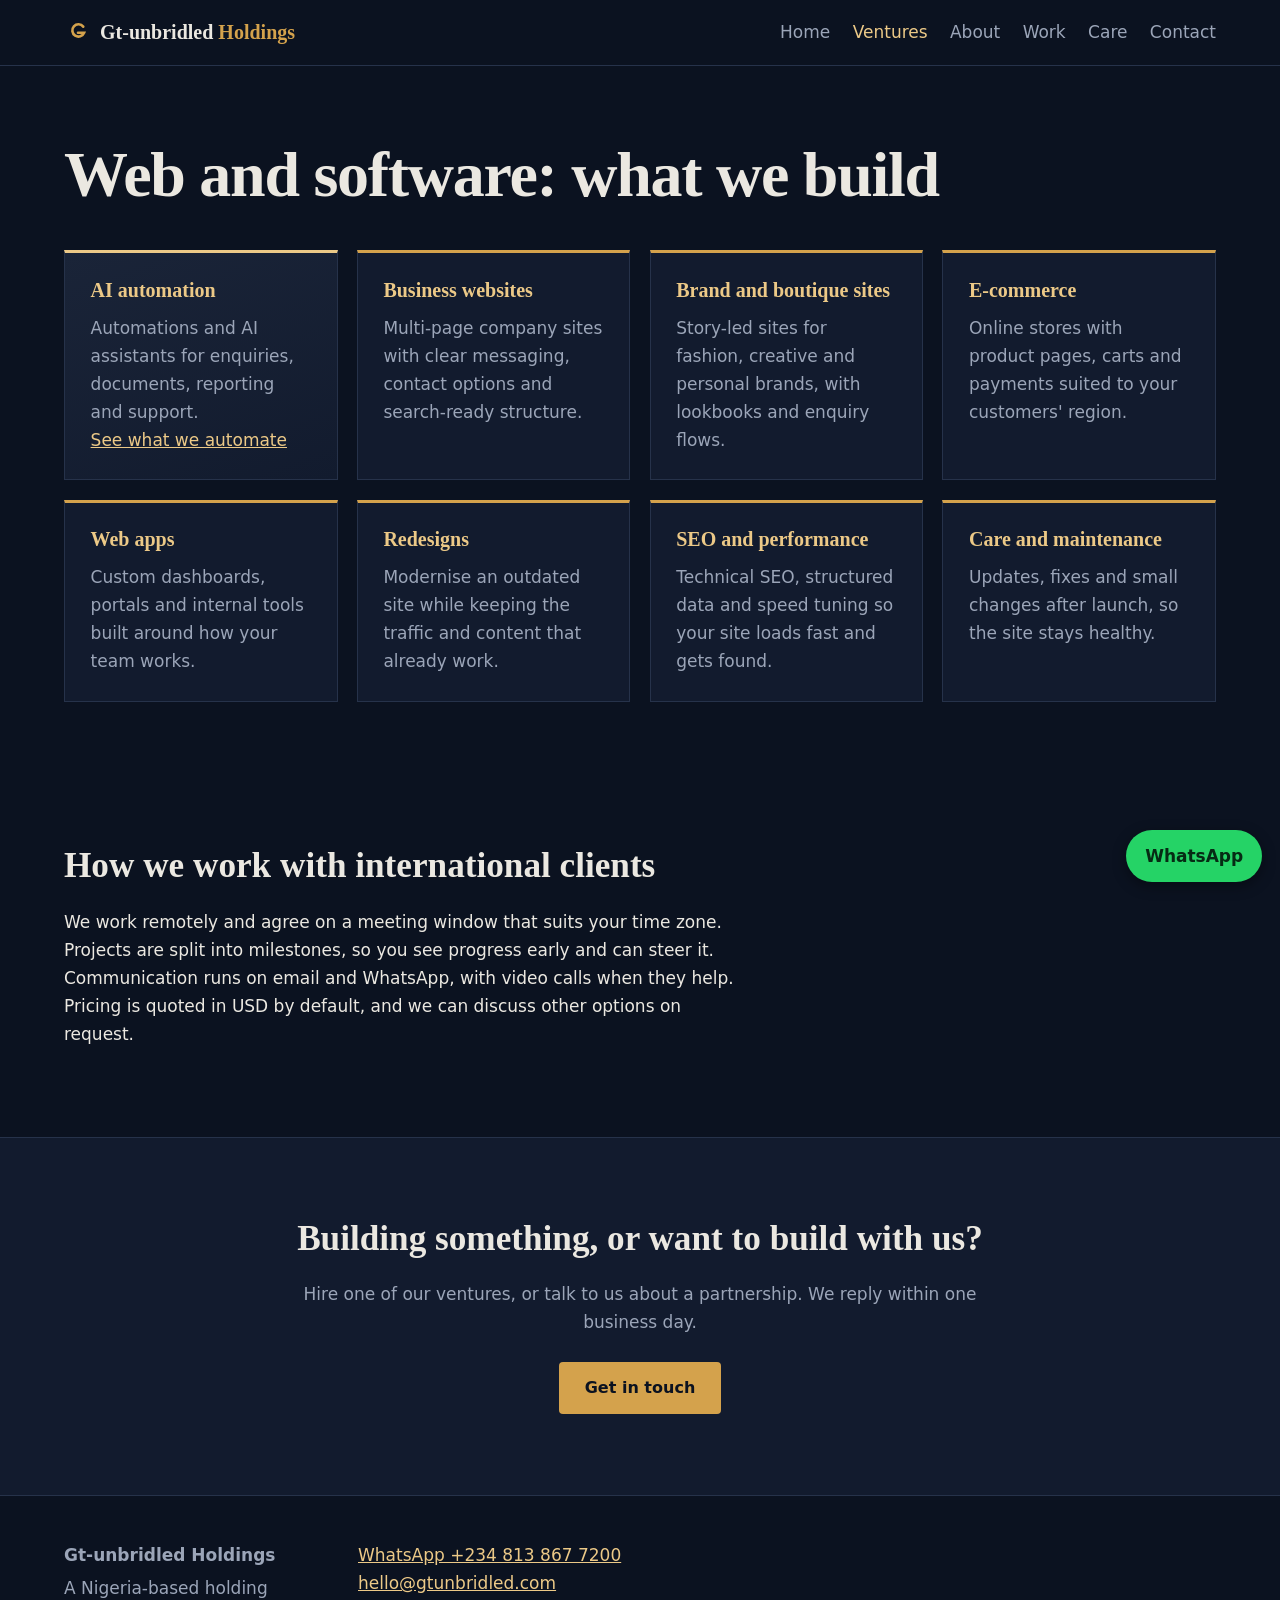
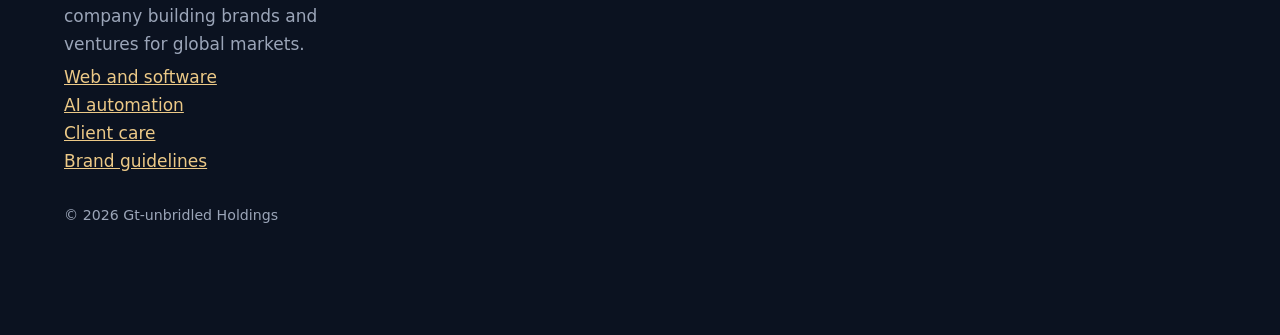
<file: services.html>
<!DOCTYPE html>
<html lang="en"><head><meta charset="utf-8"><meta name="viewport" content="width=device-width,initial-scale=1"><meta http-equiv="Content-Security-Policy" content="default-src 'self'; script-src 'self'; style-src 'self' 'unsafe-inline' https://fonts.googleapis.com; font-src https://fonts.gstatic.com; img-src 'self' data:; connect-src https://formspree.io; form-action https://formspree.io; base-uri 'self'">
<title>Services | Gt-unbridled Holdings</title><meta name="description" content="Business websites, e-commerce, web apps, redesigns, SEO and ongoing maintenance from a remote-first studio serving clients worldwide."><meta name="robots" content="index,follow">
<link rel="canonical" href="https://gtunbridled.com/services.html">
<meta property="og:type" content="website"><meta property="og:site_name" content="Gt-unbridled Holdings"><meta property="og:title" content="Services | Gt-unbridled Holdings"><meta property="og:description" content="Business websites, e-commerce, web apps, redesigns, SEO and ongoing maintenance from a remote-first studio serving clients worldwide."><meta property="og:url" content="https://gtunbridled.com/services.html"><meta property="og:image" content="https://gtunbridled.com/og-image.png"><meta name="twitter:card" content="summary_large_image"><meta name="theme-color" content="#0b1220"><link rel="manifest" href="manifest.webmanifest">
<link rel="icon" href="favicon.svg" type="image/svg+xml">
<link rel="preconnect" href="https://fonts.googleapis.com"><link rel="preconnect" href="https://fonts.gstatic.com" crossorigin>
<link rel="stylesheet" href="https://fonts.googleapis.com/css2?family=Fraunces:opsz,wght@9..144,600;9..144,800&display=swap">
<link rel="stylesheet" href="style.css">
<script type="application/ld+json">{"@context":"https://schema.org","@type":"Organization","logo":"https://gtunbridled.com/logo-mark.svg","name":"Gt-unbridled Holdings","url":"https://gtunbridled.com/","description":"Nigeria-based holding company building brands and ventures, starting with web, software and AI automation, serving clients worldwide.","areaServed":"Worldwide","telephone":"+234 813 867 7200","email":"hello@gtunbridled.com","address":{"@type":"PostalAddress","addressCountry":"NG"}}</script></head>
<body><div class="bar" id="bar"></div><a class="skip" href="#m">Skip to content</a><header class="top"><a class="brand" href="index.html"><svg class="lg" viewBox="0 0 64 64" aria-hidden="true"><path d="M44 22a14 14 0 1 0 2 14H32" fill="none" stroke="#d4a24c" stroke-width="6" stroke-linecap="round"/></svg>Gt-unbridled <span>Holdings</span></a>
<button class="menu" aria-label="Menu" aria-expanded="false">Menu</button><nav><a href="index.html">Home</a><a href="ventures.html" aria-current=page>Ventures</a><a href="about.html">About</a><a href="work.html">Work</a><a href="care.html">Care</a><a href="contact.html">Contact</a></nav></header>
<main id="m">
<section class="wrap"><h1>Web and software: what we build</h1><div class="grid"><div class="card hot"><h3>AI automation</h3><p>Automations and AI assistants for enquiries, documents, reporting and support.</p><p><a href="ai-automation.html">See what we automate</a></p></div><div class="card"><h3>Business websites</h3><p>Multi-page company sites with clear messaging, contact options and search-ready structure.</p></div><div class="card"><h3>Brand and boutique sites</h3><p>Story-led sites for fashion, creative and personal brands, with lookbooks and enquiry flows.</p></div><div class="card"><h3>E-commerce</h3><p>Online stores with product pages, carts and payments suited to your customers' region.</p></div><div class="card"><h3>Web apps</h3><p>Custom dashboards, portals and internal tools built around how your team works.</p></div><div class="card"><h3>Redesigns</h3><p>Modernise an outdated site while keeping the traffic and content that already work.</p></div><div class="card"><h3>SEO and performance</h3><p>Technical SEO, structured data and speed tuning so your site loads fast and gets found.</p></div><div class="card"><h3>Care and maintenance</h3><p>Updates, fixes and small changes after launch, so the site stays healthy.</p></div></div></section>
<section class="wrap narrow"><h2>How we work with international clients</h2><p>We work remotely and agree on a meeting window that suits your time zone. Projects are split into milestones, so you see progress early and can steer it. Communication runs on email and WhatsApp, with video calls when they help. Pricing is quoted in USD by default, and we can discuss other options on request.</p></section><section class="band"><h2>Building something, or want to build with us?</h2><p>Hire one of our ventures, or talk to us about a partnership. We reply within one business day.</p><a class="btn" href="contact.html">Get in touch</a></section></main>
<footer><div><strong>Gt-unbridled Holdings</strong><p>A Nigeria-based holding company building brands and ventures for global markets.</p><p><a href="services.html">Web and software</a><br><a href="ai-automation.html">AI automation</a><br><a href="care.html">Client care</a><br><a href="brand.html">Brand guidelines</a></p></div>
<div><a href="https://wa.me/2348138677200">WhatsApp +234 813 867 7200</a><br><a href="mailto:hello@gtunbridled.com">hello@gtunbridled.com</a></div><small>&copy; 2026 Gt-unbridled Holdings</small></footer>
<a class="wa" href="https://wa.me/2348138677200" aria-label="Chat on WhatsApp">WhatsApp</a>
<script src="script.js" defer></script></body></html>
</file>
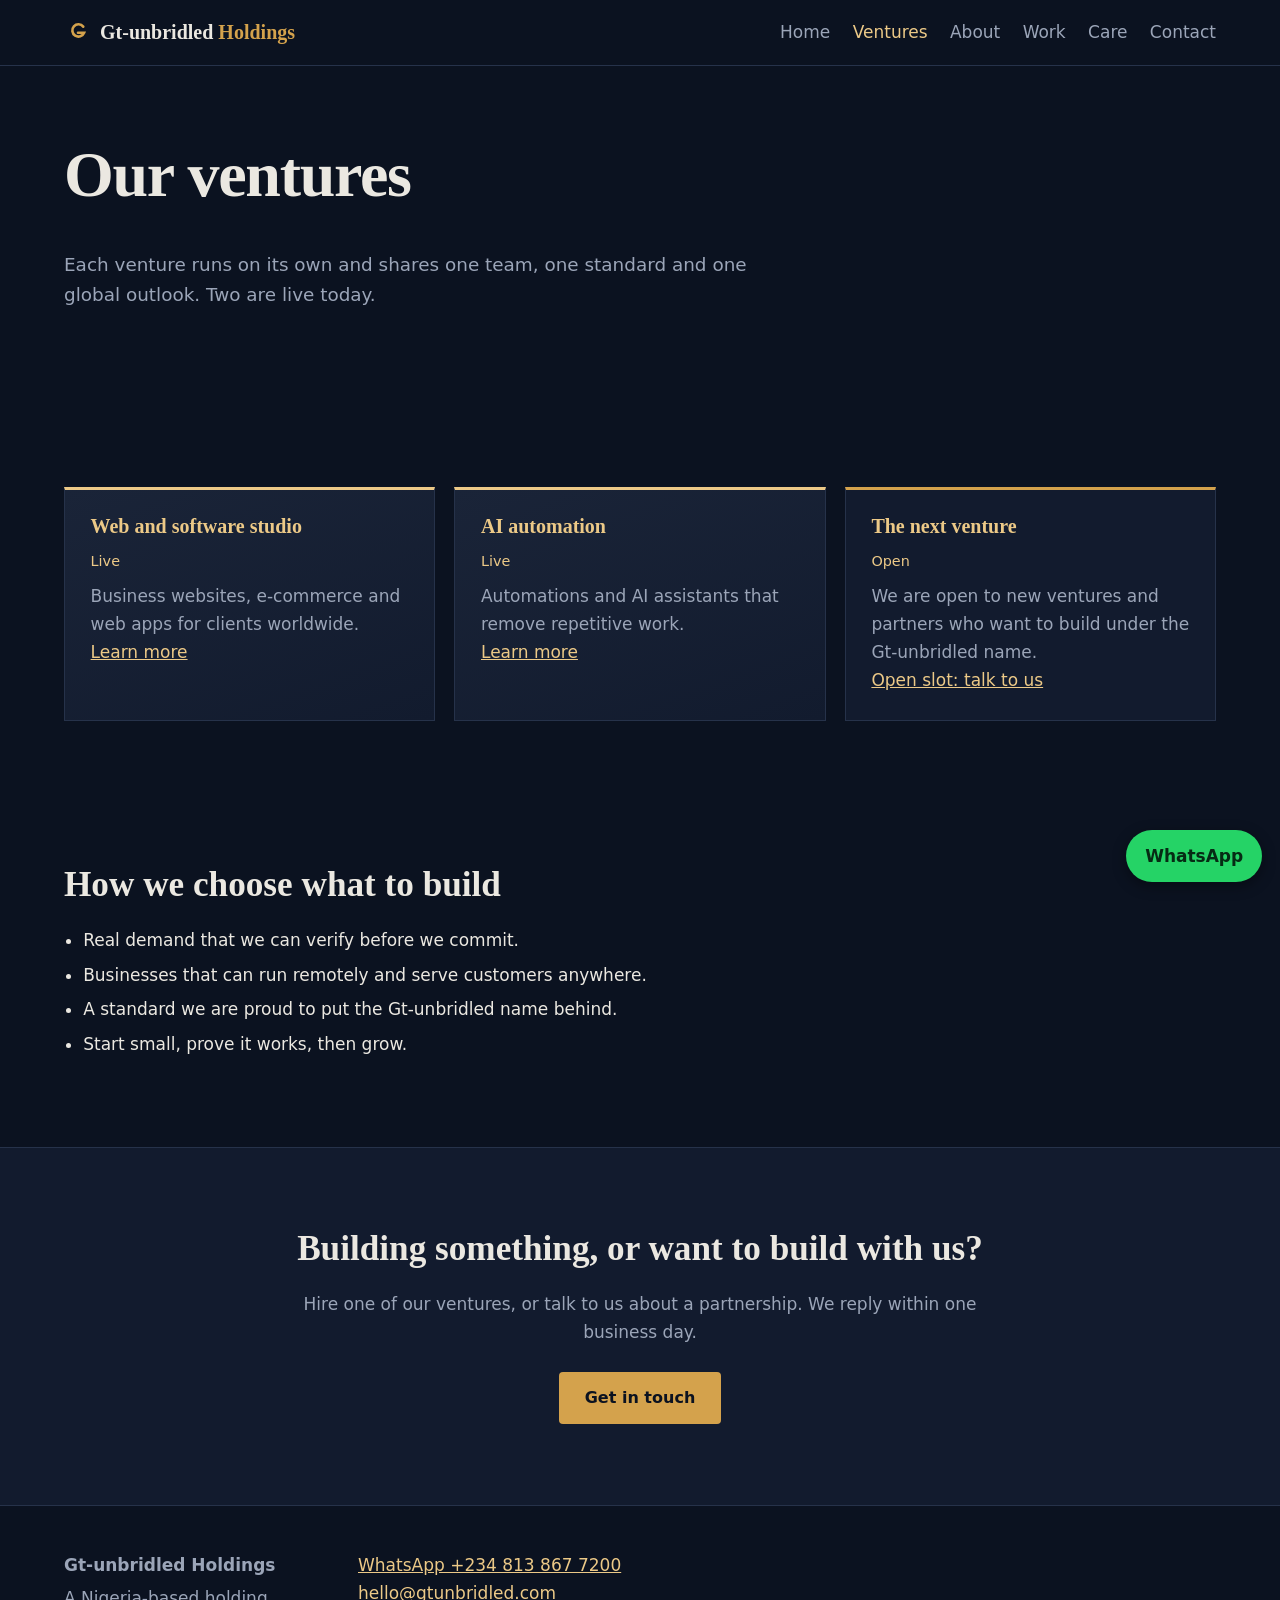
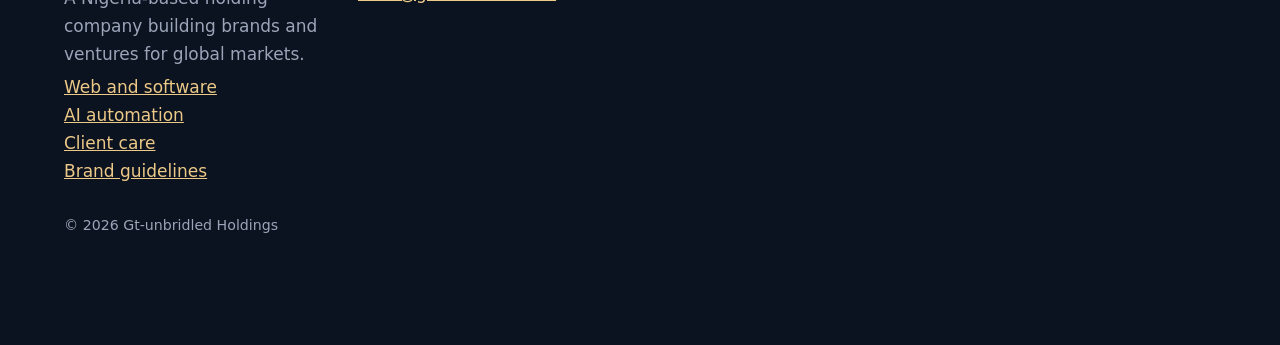
<file: ventures.html>
<!DOCTYPE html>
<html lang="en"><head><meta charset="utf-8"><meta name="viewport" content="width=device-width,initial-scale=1"><meta http-equiv="Content-Security-Policy" content="default-src 'self'; script-src 'self'; style-src 'self' 'unsafe-inline' https://fonts.googleapis.com; font-src https://fonts.gstatic.com; img-src 'self' data:; connect-src https://formspree.io; form-action https://formspree.io; base-uri 'self'">
<title>Ventures | Gt-unbridled Holdings</title><meta name="description" content="The ventures of Gt-unbridled Holdings: a web and software studio, AI automation, and an open slot for the next brand."><meta name="robots" content="index,follow">
<link rel="canonical" href="https://gtunbridled.com/ventures.html">
<meta property="og:type" content="website"><meta property="og:site_name" content="Gt-unbridled Holdings"><meta property="og:title" content="Ventures | Gt-unbridled Holdings"><meta property="og:description" content="The ventures of Gt-unbridled Holdings: a web and software studio, AI automation, and an open slot for the next brand."><meta property="og:url" content="https://gtunbridled.com/ventures.html"><meta property="og:image" content="https://gtunbridled.com/og-image.png"><meta name="twitter:card" content="summary_large_image"><meta name="theme-color" content="#0b1220"><link rel="manifest" href="manifest.webmanifest">
<link rel="icon" href="favicon.svg" type="image/svg+xml">
<link rel="preconnect" href="https://fonts.googleapis.com"><link rel="preconnect" href="https://fonts.gstatic.com" crossorigin>
<link rel="stylesheet" href="https://fonts.googleapis.com/css2?family=Fraunces:opsz,wght@9..144,600;9..144,800&display=swap">
<link rel="stylesheet" href="style.css">
<script type="application/ld+json">{"@context":"https://schema.org","@type":"Organization","logo":"https://gtunbridled.com/logo-mark.svg","name":"Gt-unbridled Holdings","url":"https://gtunbridled.com/","description":"Nigeria-based holding company building brands and ventures, starting with web, software and AI automation, serving clients worldwide.","areaServed":"Worldwide","telephone":"+234 813 867 7200","email":"hello@gtunbridled.com","address":{"@type":"PostalAddress","addressCountry":"NG"}}</script></head>
<body><div class="bar" id="bar"></div><a class="skip" href="#m">Skip to content</a><header class="top"><a class="brand" href="index.html"><svg class="lg" viewBox="0 0 64 64" aria-hidden="true"><path d="M44 22a14 14 0 1 0 2 14H32" fill="none" stroke="#d4a24c" stroke-width="6" stroke-linecap="round"/></svg>Gt-unbridled <span>Holdings</span></a>
<button class="menu" aria-label="Menu" aria-expanded="false">Menu</button><nav><a href="index.html">Home</a><a href="ventures.html" aria-current=page>Ventures</a><a href="about.html">About</a><a href="work.html">Work</a><a href="care.html">Care</a><a href="contact.html">Contact</a></nav></header>
<main id="m"><section class="wrap narrow"><h1>Our ventures</h1><p class="lead">Each venture runs on its own and shares one team, one standard and one global outlook. Two are live today.</p></section>
<section class="wrap"><div class="grid"><div class="card hot"><h3>Web and software studio</h3><p class="tag">Live</p><p>Business websites, e-commerce and web apps for clients worldwide.</p><p><a href="services.html">Learn more</a></p></div><div class="card hot"><h3>AI automation</h3><p class="tag">Live</p><p>Automations and AI assistants that remove repetitive work.</p><p><a href="ai-automation.html">Learn more</a></p></div><div class="card"><h3>The next venture</h3><p class="tag">Open</p><p>We are open to new ventures and partners who want to build under the Gt-unbridled name.</p><p><a href="contact.html">Open slot: talk to us</a></p></div></div></section>
<section class="wrap narrow"><h2>How we choose what to build</h2><ul><li>Real demand that we can verify before we commit.</li><li>Businesses that can run remotely and serve customers anywhere.</li><li>A standard we are proud to put the Gt-unbridled name behind.</li><li>Start small, prove it works, then grow.</li></ul></section><section class="band"><h2>Building something, or want to build with us?</h2><p>Hire one of our ventures, or talk to us about a partnership. We reply within one business day.</p><a class="btn" href="contact.html">Get in touch</a></section></main>
<footer><div><strong>Gt-unbridled Holdings</strong><p>A Nigeria-based holding company building brands and ventures for global markets.</p><p><a href="services.html">Web and software</a><br><a href="ai-automation.html">AI automation</a><br><a href="care.html">Client care</a><br><a href="brand.html">Brand guidelines</a></p></div>
<div><a href="https://wa.me/2348138677200">WhatsApp +234 813 867 7200</a><br><a href="mailto:hello@gtunbridled.com">hello@gtunbridled.com</a></div><small>&copy; 2026 Gt-unbridled Holdings</small></footer>
<a class="wa" href="https://wa.me/2348138677200" aria-label="Chat on WhatsApp">WhatsApp</a>
<script src="script.js" defer></script></body></html>
</file>
<file: style.css>
:root{--bg:#0b1220;--panel:#121b2e;--gold:#d4a24c;--gold2:#ecc987;--tx:#ebe8e1;--mu:#9ba5b8;--ln:#26324a}
*{box-sizing:border-box}html{scroll-behavior:smooth}
body{margin:0;background:var(--bg);color:var(--tx);font:17px/1.65 system-ui,-apple-system,"Segoe UI",Roboto,sans-serif}
h1,h2,h3{font-family:Fraunces,Georgia,serif;line-height:1.15;margin:0 0 .6em}
h1{font-size:clamp(2.2rem,6vw,4rem);font-weight:800;letter-spacing:-.02em}h2{font-size:clamp(1.6rem,3.5vw,2.2rem)}h3{font-size:1.25rem;color:var(--gold2)}
a{color:var(--gold2)}p{max-width:68ch}
.top{display:flex;align-items:center;justify-content:space-between;flex-wrap:wrap;padding:1rem 5vw;border-bottom:1px solid var(--ln);position:sticky;top:0;background:var(--bg);z-index:5}
.brand{font-family:Fraunces,Georgia,serif;font-weight:800;font-size:1.25rem;color:var(--tx);text-decoration:none}.brand span{color:var(--gold)}
nav a{color:var(--mu);text-decoration:none;margin-left:1.4rem}nav a:hover,nav a[aria-current]{color:var(--gold2)}
.menu{display:none;background:none;border:1px solid var(--ln);color:var(--tx);padding:.4rem .9rem;border-radius:6px;font:inherit}
.hero{padding:12vh 5vw 10vh;background:repeating-linear-gradient(90deg,transparent 0 119px,rgba(212,162,76,.08) 119px 120px);border-bottom:1px solid var(--gold)}
.hero h1{max-width:16ch}.hero p{font-size:1.15rem;color:var(--mu)}
.wrap{padding:8vh 5vw}.narrow{max-width:820px}
.row{display:flex;gap:1rem;flex-wrap:wrap;margin-top:2rem}
.btn{display:inline-block;background:var(--gold);color:#0b1220;font-weight:700;padding:.8rem 1.6rem;border:0;border-radius:4px;text-decoration:none;font-size:1rem;cursor:pointer}
.btn:hover{background:var(--gold2)}.ghost{background:none;color:var(--gold2);border:1px solid var(--gold)}.ghost:hover{background:rgba(212,162,76,.12)}
.grid{display:grid;grid-template-columns:repeat(auto-fit,minmax(250px,1fr));gap:1.2rem}
.card{background:var(--panel);border:1px solid var(--ln);border-top:3px solid var(--gold);padding:1.6rem}.card p{color:var(--mu);margin:0}
.feat{max-width:640px}.feat p{margin-bottom:1rem}
.band{text-align:center;padding:9vh 5vw;background:var(--panel);border-top:1px solid var(--ln)}.band p{margin:0 auto 1.6rem;color:var(--mu)}
ul{padding-left:1.2rem}li{margin:.4rem 0}.note{color:var(--mu);font-style:italic}
form{display:grid;gap:1.1rem;margin-top:2rem}label{display:grid;gap:.35rem;color:var(--mu);font-size:.95rem}
input,select,textarea{background:var(--panel);border:1px solid var(--ln);color:var(--tx);padding:.75rem;border-radius:4px;font:inherit}
input:focus,select:focus,textarea:focus,a:focus-visible,button:focus-visible{outline:2px solid var(--gold2);outline-offset:2px}
footer{display:grid;grid-template-columns:repeat(auto-fit,minmax(240px,1fr));gap:1.5rem;padding:5vh 5vw 12vh;border-top:1px solid var(--ln);color:var(--mu)}footer p{margin:.3rem 0}footer small{grid-column:1/-1}
.wa{position:fixed;right:1.1rem;bottom:1.1rem;background:#25d366;color:#062b14;font-weight:700;padding:.75rem 1.2rem;border-radius:999px;text-decoration:none;box-shadow:0 4px 14px rgba(0,0,0,.4);z-index:9}
@media(max-width:720px){.menu{display:block}nav{display:none;width:100%;padding-top:.8rem}nav.open{display:block}nav a{display:block;margin:0;padding:.6rem 0}}
@media(prefers-reduced-motion:reduce){html{scroll-behavior:auto}}

.skip{position:absolute;left:-9999px;top:0;background:var(--gold);color:#0b1220;padding:.6rem 1rem;z-index:20}.skip:focus{left:0}
.hp{position:absolute;left:-9999px}.lead{font-size:1.15rem;color:var(--mu);margin-bottom:2rem}
.hero{display:grid;grid-template-columns:1.1fr .9fr;gap:3rem;align-items:center}
.flow{width:100%;max-width:440px;justify-self:center}.flow text{fill:var(--tx);font:600 13px system-ui,sans-serif}.flow .ai{font:800 28px Fraunces,Georgia,serif;fill:var(--gold2)}
.nd{fill:var(--panel);stroke:var(--ln)}.core{fill:var(--bg);stroke:var(--gold);stroke-width:3}.pulse{fill:rgba(212,162,76,.25);transform-box:fill-box;transform-origin:center;animation:pulse 3s ease-out infinite}
.ln{fill:none;stroke:var(--gold);stroke-width:1.5;stroke-dasharray:5 7;animation:flow 1.4s linear infinite}
@keyframes flow{to{stroke-dashoffset:-24}}@keyframes pulse{from{transform:scale(1);opacity:.9}to{transform:scale(1.7);opacity:0}}
.hot{border-top-color:var(--gold2);background:linear-gradient(160deg,#1a2438,var(--panel))}
.cg{display:grid;grid-template-columns:repeat(auto-fit,minmax(150px,1fr));gap:1rem;margin:1rem 0}.calc #o{color:var(--gold2);font-size:1.2rem;font-weight:600;margin:1rem 0}
.steps{padding-left:1.3rem}.steps li{margin:.8rem 0;padding-left:.4rem}
@media(max-width:860px){.hero{grid-template-columns:1fr}}
@media(prefers-reduced-motion:reduce){.ln,.pulse{animation:none}}
.nd.open{stroke:var(--gold);stroke-dasharray:4 4;fill:none}.flow .st{fill:var(--gold2);font:600 12px system-ui,sans-serif}.tag{color:var(--gold2)!important;font-size:.9rem;margin:0 0 .5rem!important}

.bar{position:fixed;top:0;left:0;height:3px;width:0;background:linear-gradient(90deg,var(--gold),var(--gold2));z-index:30}
.hero{background:radial-gradient(520px circle at var(--hx,72%) var(--hy,30%),rgba(212,162,76,.16),transparent 60%),repeating-linear-gradient(90deg,transparent 0 119px,rgba(212,162,76,.08) 119px 120px)}
.hero>div>*{animation:up .8s both}.hero>div>*:nth-child(2){animation-delay:.15s}.hero>div>*:nth-child(3){animation-delay:.3s}.hero>div>*:nth-child(4){animation-delay:.45s}.flow{animation:up 1s .3s both}
@keyframes up{from{opacity:0;transform:translateY(18px)}}
.rot{color:var(--tx)!important}.rot b{display:inline-block;color:var(--gold2);transition:opacity .35s,transform .35s}.rot b.out{opacity:0;transform:translateY(8px)}
.mq{overflow:hidden;border-bottom:1px solid var(--ln);background:var(--panel);padding:.9rem 0}.mt{display:flex;gap:2.5rem;width:max-content;animation:mq 38s linear infinite}
.mt span{white-space:nowrap;color:var(--mu);font-family:Fraunces,Georgia,serif;font-size:1.1rem}.mt span:before{content:"";display:inline-block;width:8px;height:8px;background:var(--gold);transform:rotate(45deg);margin-right:2.5rem}
@keyframes mq{to{transform:translateX(-50%)}}
.stats{display:grid;grid-template-columns:repeat(auto-fit,minmax(200px,1fr));gap:1rem;padding:6vh 5vw 0}.stats div{border-left:3px solid var(--gold);padding-left:1.1rem}
.stats b{display:block;font:800 clamp(2.6rem,6vw,4rem)/1 Fraunces,Georgia,serif;color:var(--gold2)}.stats span{color:var(--mu)}
.card{position:relative;overflow:hidden;transition:transform .25s,border-color .25s}.card:hover{transform:translateY(-4px);border-color:var(--gold)}
.card:before{content:"";position:absolute;inset:0;background:radial-gradient(280px circle at var(--mx,50%) var(--my,0),rgba(212,162,76,.18),transparent 70%);opacity:0;transition:opacity .3s;pointer-events:none}.card:hover:before{opacity:1}
.rv{opacity:0;transform:translateY(24px);transition:opacity .7s,transform .7s}.rv.in{opacity:1;transform:none}
.tl{list-style:none;padding:0;display:grid;grid-template-columns:repeat(auto-fit,minmax(200px,1fr));gap:1.4rem}.tl li{border-top:2px solid var(--ln);padding-top:1.1rem;position:relative}.tl li:before{content:"";position:absolute;top:-7px;left:0;width:12px;height:12px;border-radius:50%;background:var(--gold);box-shadow:0 0 0 5px rgba(212,162,76,.18)}.tl p{color:var(--mu);margin:0}
.faq details{background:var(--panel);border:1px solid var(--ln);margin:.7rem 0;padding:1rem 1.3rem}.faq summary{cursor:pointer;font-weight:600;color:var(--gold2)}.faq details[open]{border-color:var(--gold)}.faq p{margin:.8rem 0 0;color:var(--mu)}
.case{display:grid;grid-template-columns:1fr 1fr;gap:3rem;align-items:center}.rev .mock{order:2}
.mock{border:1px solid var(--ln);border-radius:8px;overflow:hidden;box-shadow:0 20px 50px rgba(0,0,0,.45);transition:transform .4s}.mock:hover{transform:perspective(900px) rotateY(-4deg) rotateX(2deg) scale(1.02)}
.mb{display:flex;align-items:center;gap:.4rem;background:#0e1626;padding:.6rem .9rem;color:var(--mu);font-size:.8rem}.mb i{width:10px;height:10px;border-radius:50%;background:var(--ln)}.mb span{margin-left:.6rem}
.mv{aspect-ratio:16/10;display:flex;flex-direction:column;align-items:center;justify-content:center;text-align:center}.mv strong{font:800 clamp(2.4rem,6vw,3.6rem)/1 Fraunces,Georgia,serif;letter-spacing:.04em}.mv em{color:var(--gold2);margin-top:.5rem}
.m1 .mv{background:linear-gradient(135deg,#2c1427,#6b3a2e 60%,#d4a24c)}.m2 .mv{background:linear-gradient(135deg,#0c2530,#1d4a57 60%,#c9973f)}
@media(max-width:860px){.case{grid-template-columns:1fr}.rev .mock{order:0}}
@media(prefers-reduced-motion:reduce){.mt,.hero>div>*,.flow{animation:none}.rv{opacity:1;transform:none}.mock:hover,.card:hover{transform:none}}

.lg{height:28px;width:28px;vertical-align:-6px;margin-right:.5rem}
.wiz{display:grid;gap:1.2rem}.wiz fieldset{border:0;padding:0;margin:0;display:grid;gap:1rem}.wiz [hidden]{display:none!important}.wiz legend{font:700 1.4rem Fraunces,Georgia,serif;margin-bottom:1rem;padding:0}
.dots{display:flex;gap:.6rem;list-style:none;padding:0;margin:0;flex-wrap:wrap}.dots li{border:1px solid var(--ln);color:var(--mu);padding:.3rem .9rem;border-radius:999px;font-size:.9rem}.dots li.on{border-color:var(--gold);color:var(--gold2);background:rgba(212,162,76,.1)}
.pills{display:flex;flex-wrap:wrap;gap:.7rem}.pill{display:block;cursor:pointer}.pill input{position:absolute;opacity:0}.pill{border:1px solid var(--ln);background:var(--panel);color:var(--tx);padding:.7rem 1.1rem;border-radius:999px;transition:.2s}.pill:hover{border-color:var(--gold)}.pill:has(input:checked){background:var(--gold);color:#0b1220;border-color:var(--gold);font-weight:600}.pill:has(input:focus-visible){outline:2px solid var(--gold2);outline-offset:2px}
.logos{display:grid;grid-template-columns:repeat(auto-fit,minmax(280px,1fr));gap:1rem;margin-bottom:1.5rem}.lp{padding:3rem 1.5rem;display:grid;place-items:center;border:1px solid var(--ln)}.lp.lt{background:#ebe8e1}.lp img{max-width:100%;height:auto}
.sws{display:grid;grid-template-columns:repeat(auto-fit,minmax(180px,1fr));gap:1rem}.sw{all:unset;cursor:pointer;display:grid;gap:.2rem;background:var(--panel);border:1px solid var(--ln);padding:1rem;transition:transform .2s,border-color .2s}.sw:hover,.sw:focus-visible{border-color:var(--gold);transform:translateY(-3px)}
.sw i{display:block;height:64px;background:var(--c);border:1px solid var(--ln);margin-bottom:.5rem}.sw span{color:var(--gold2);font-family:ui-monospace,monospace}.sw small{color:var(--mu)}.spec{font:800 1.8rem/1.2 Fraunces,Georgia,serif;color:var(--tx)!important}
</file>
